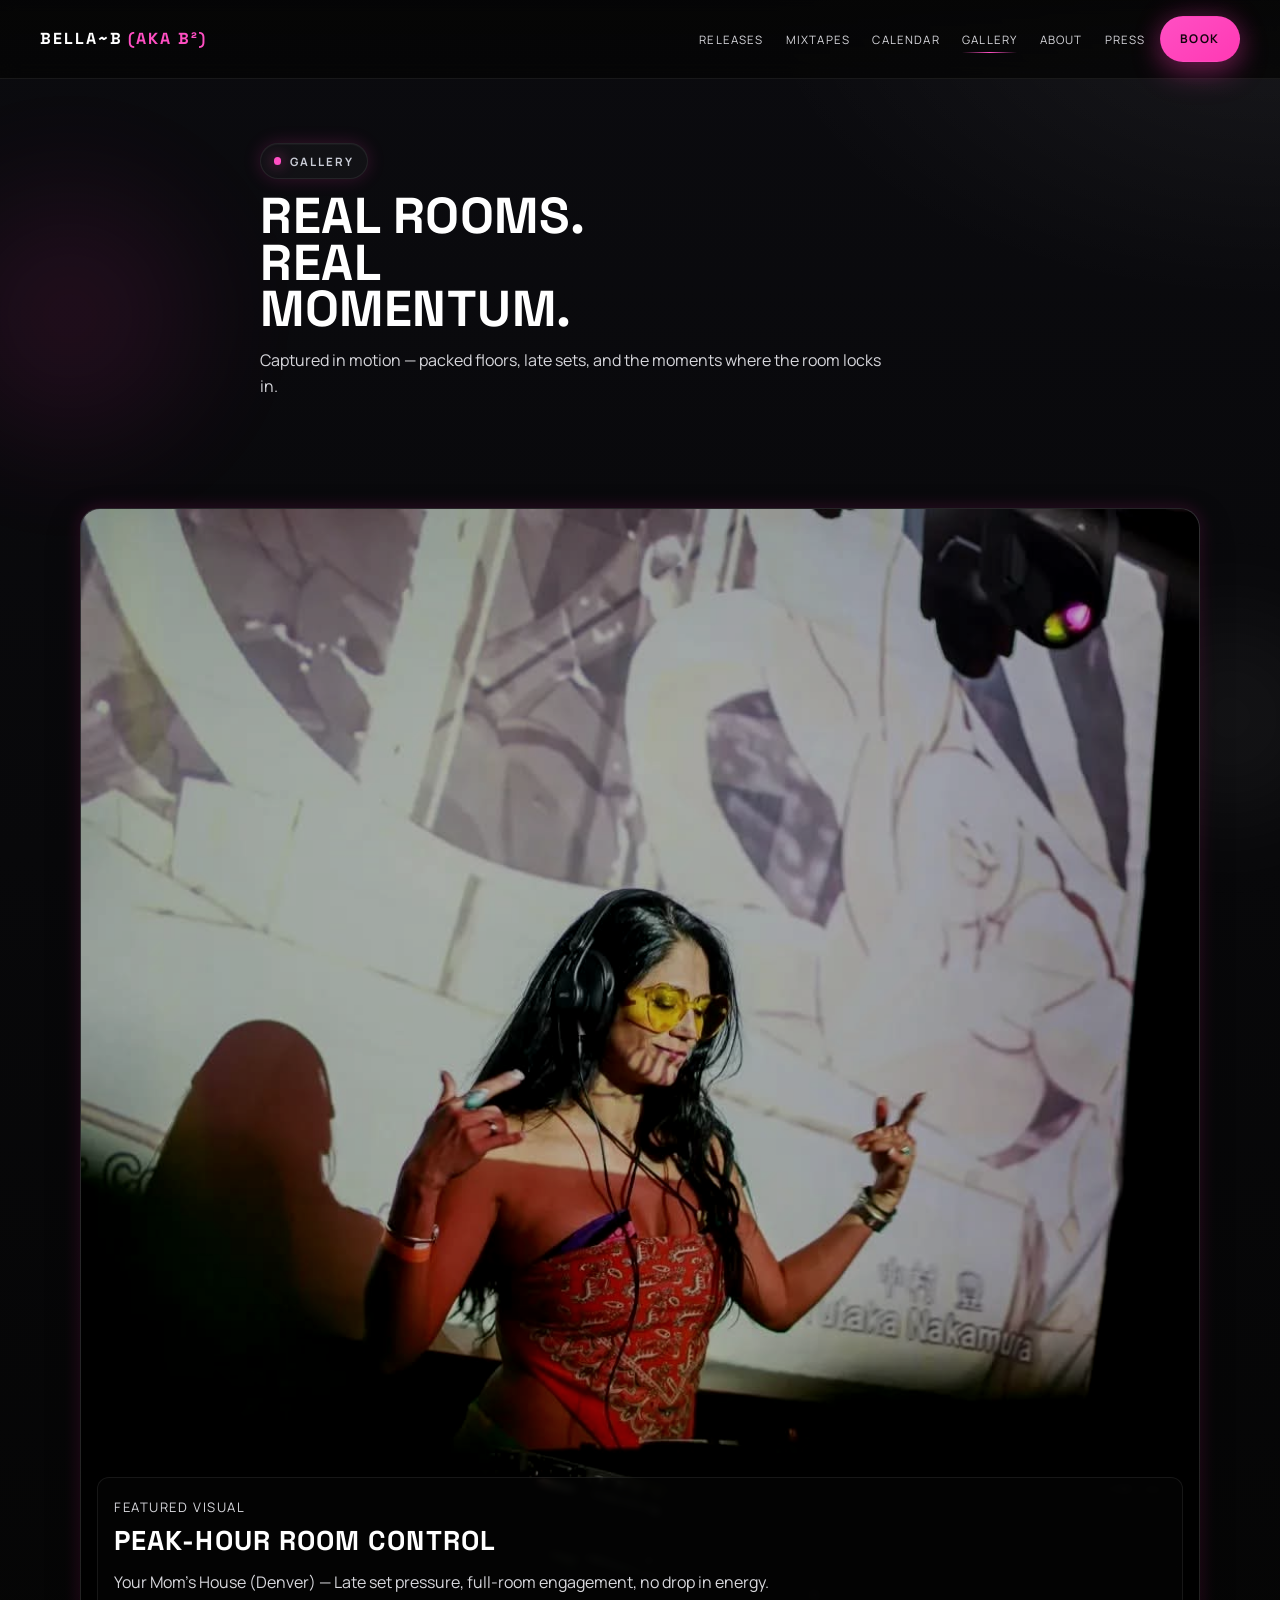
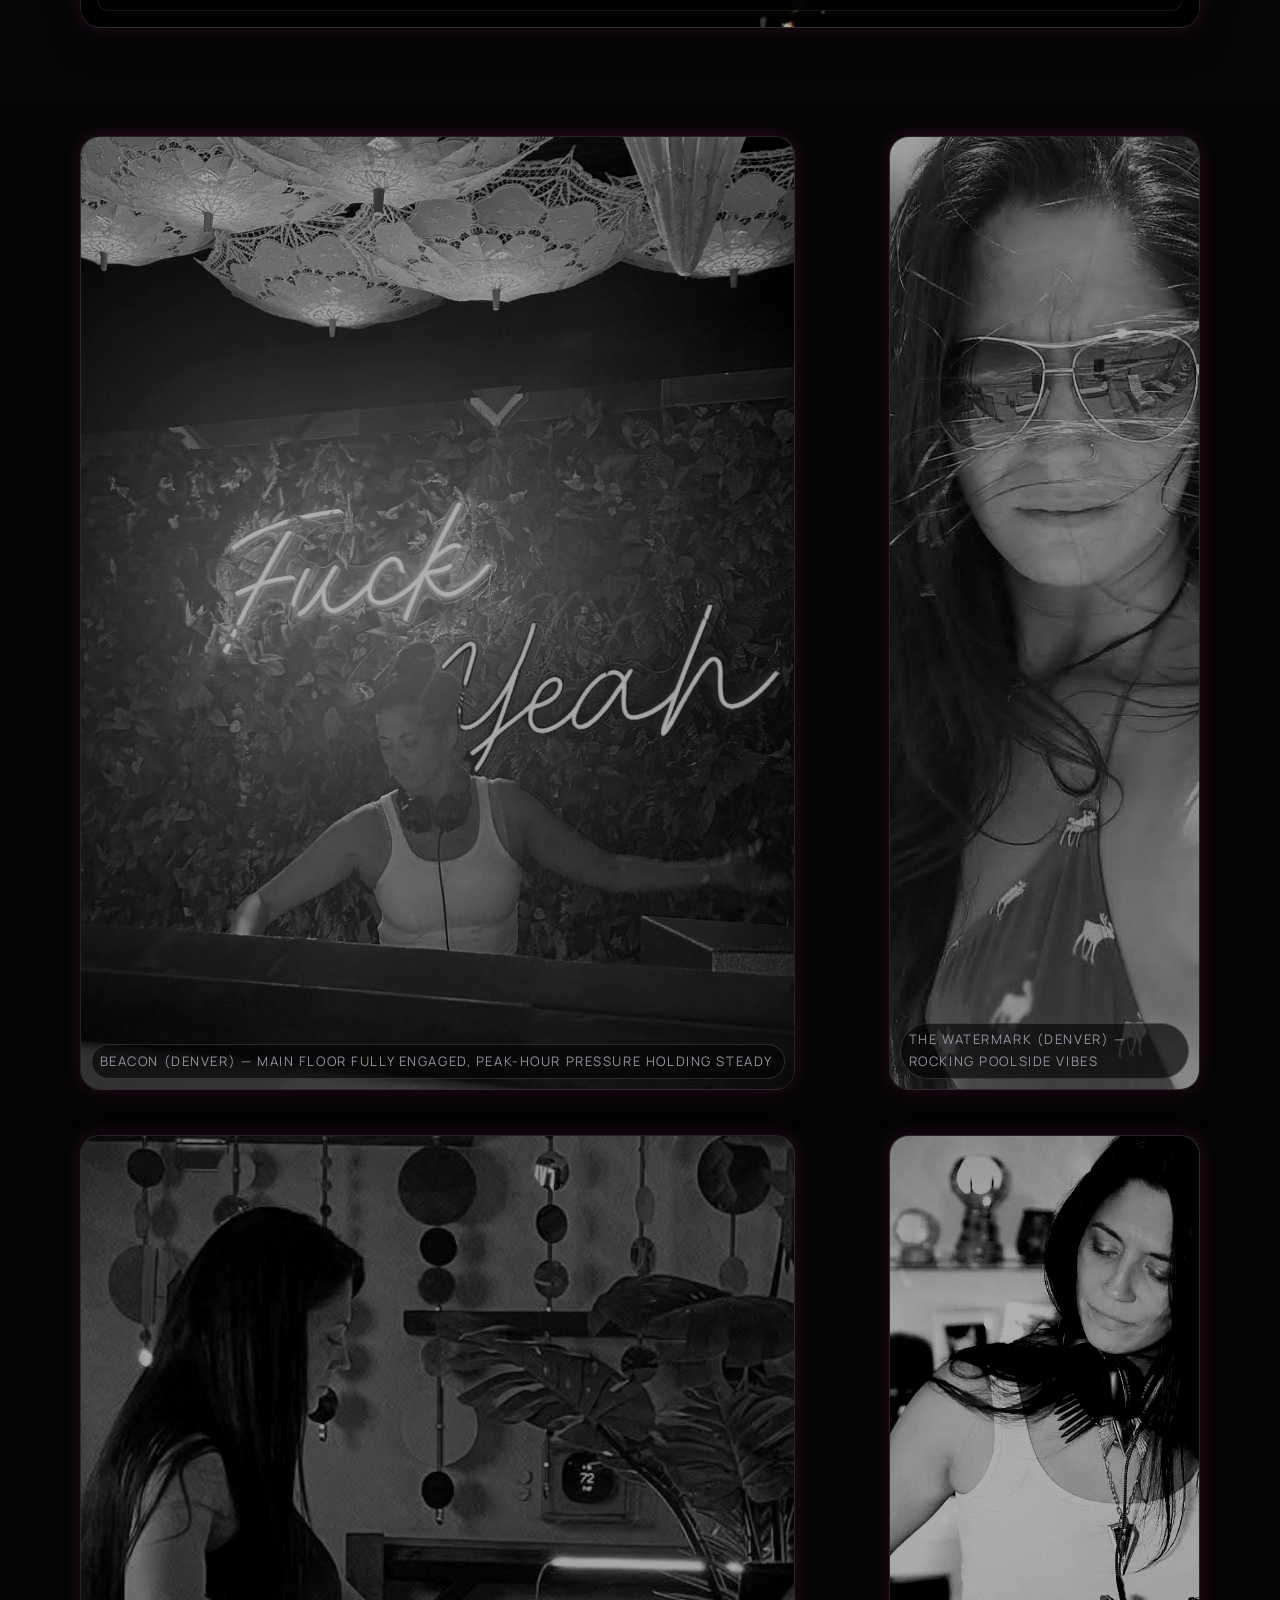
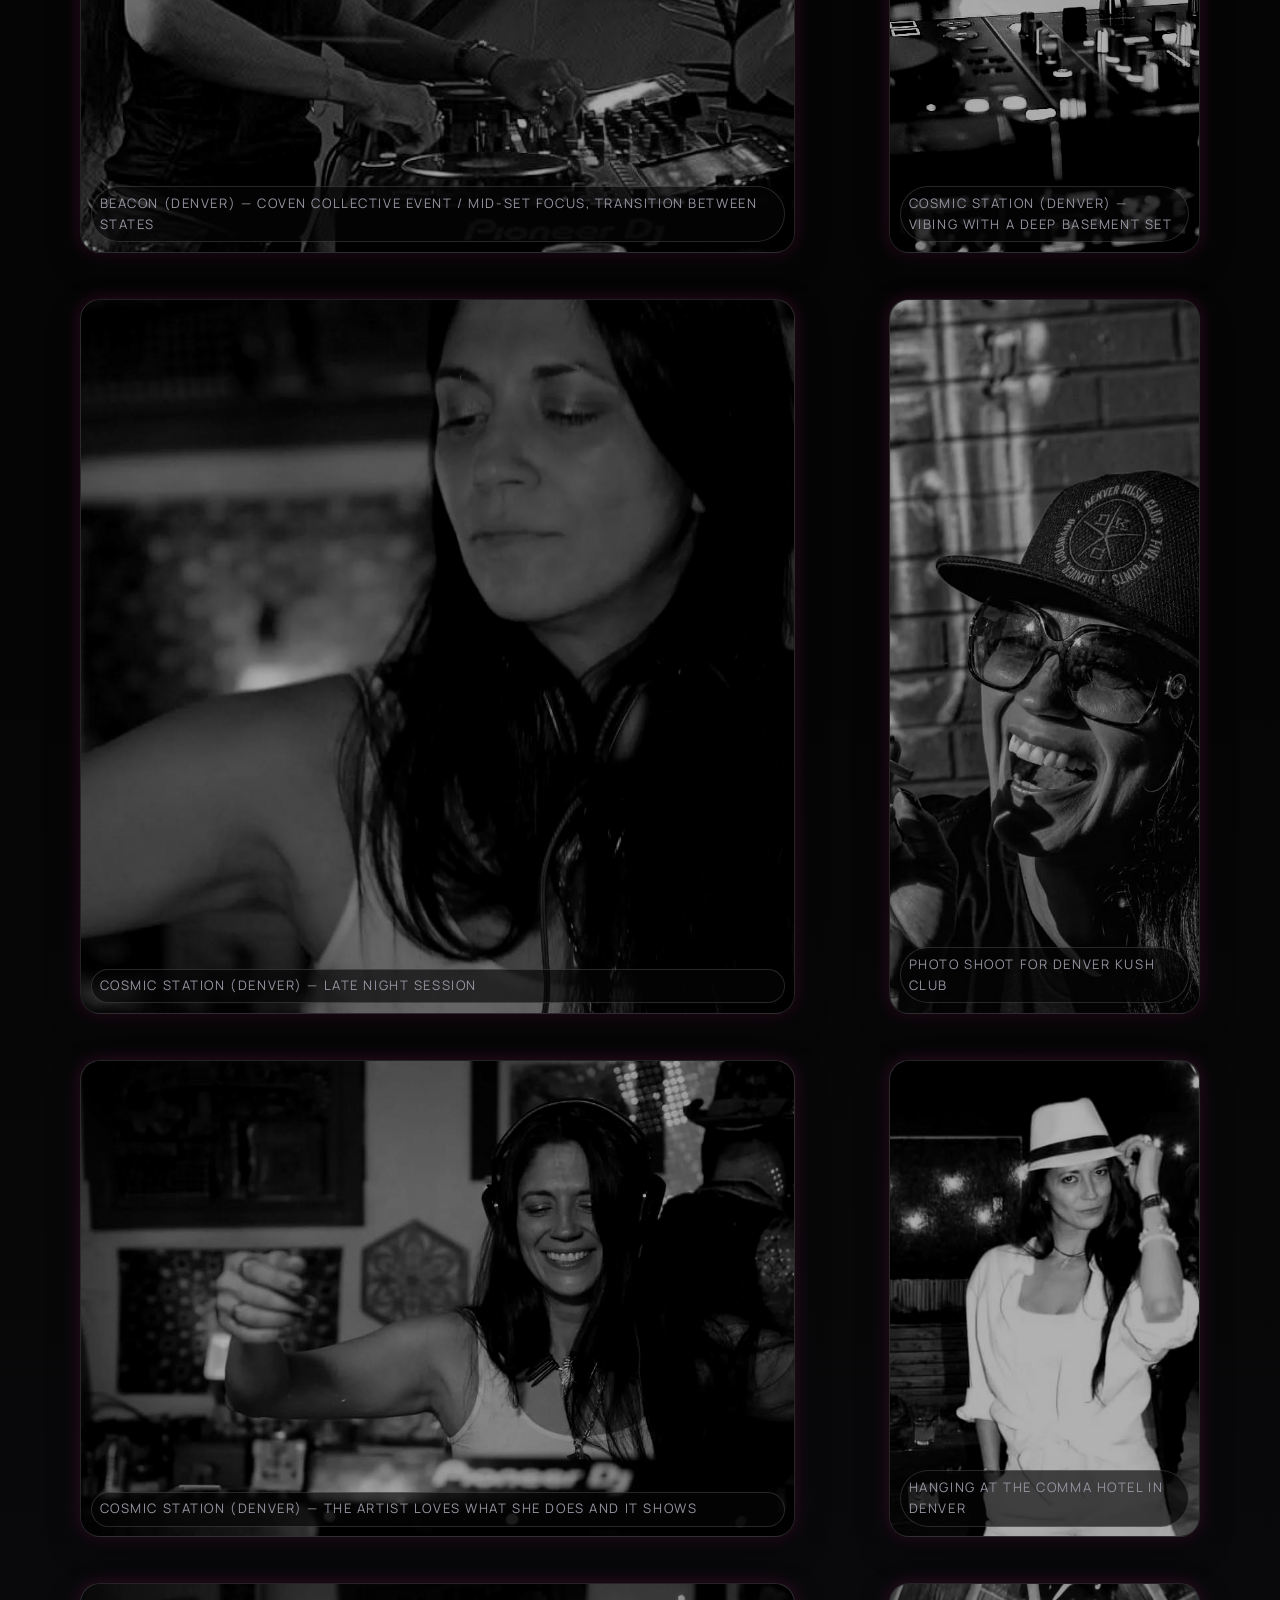
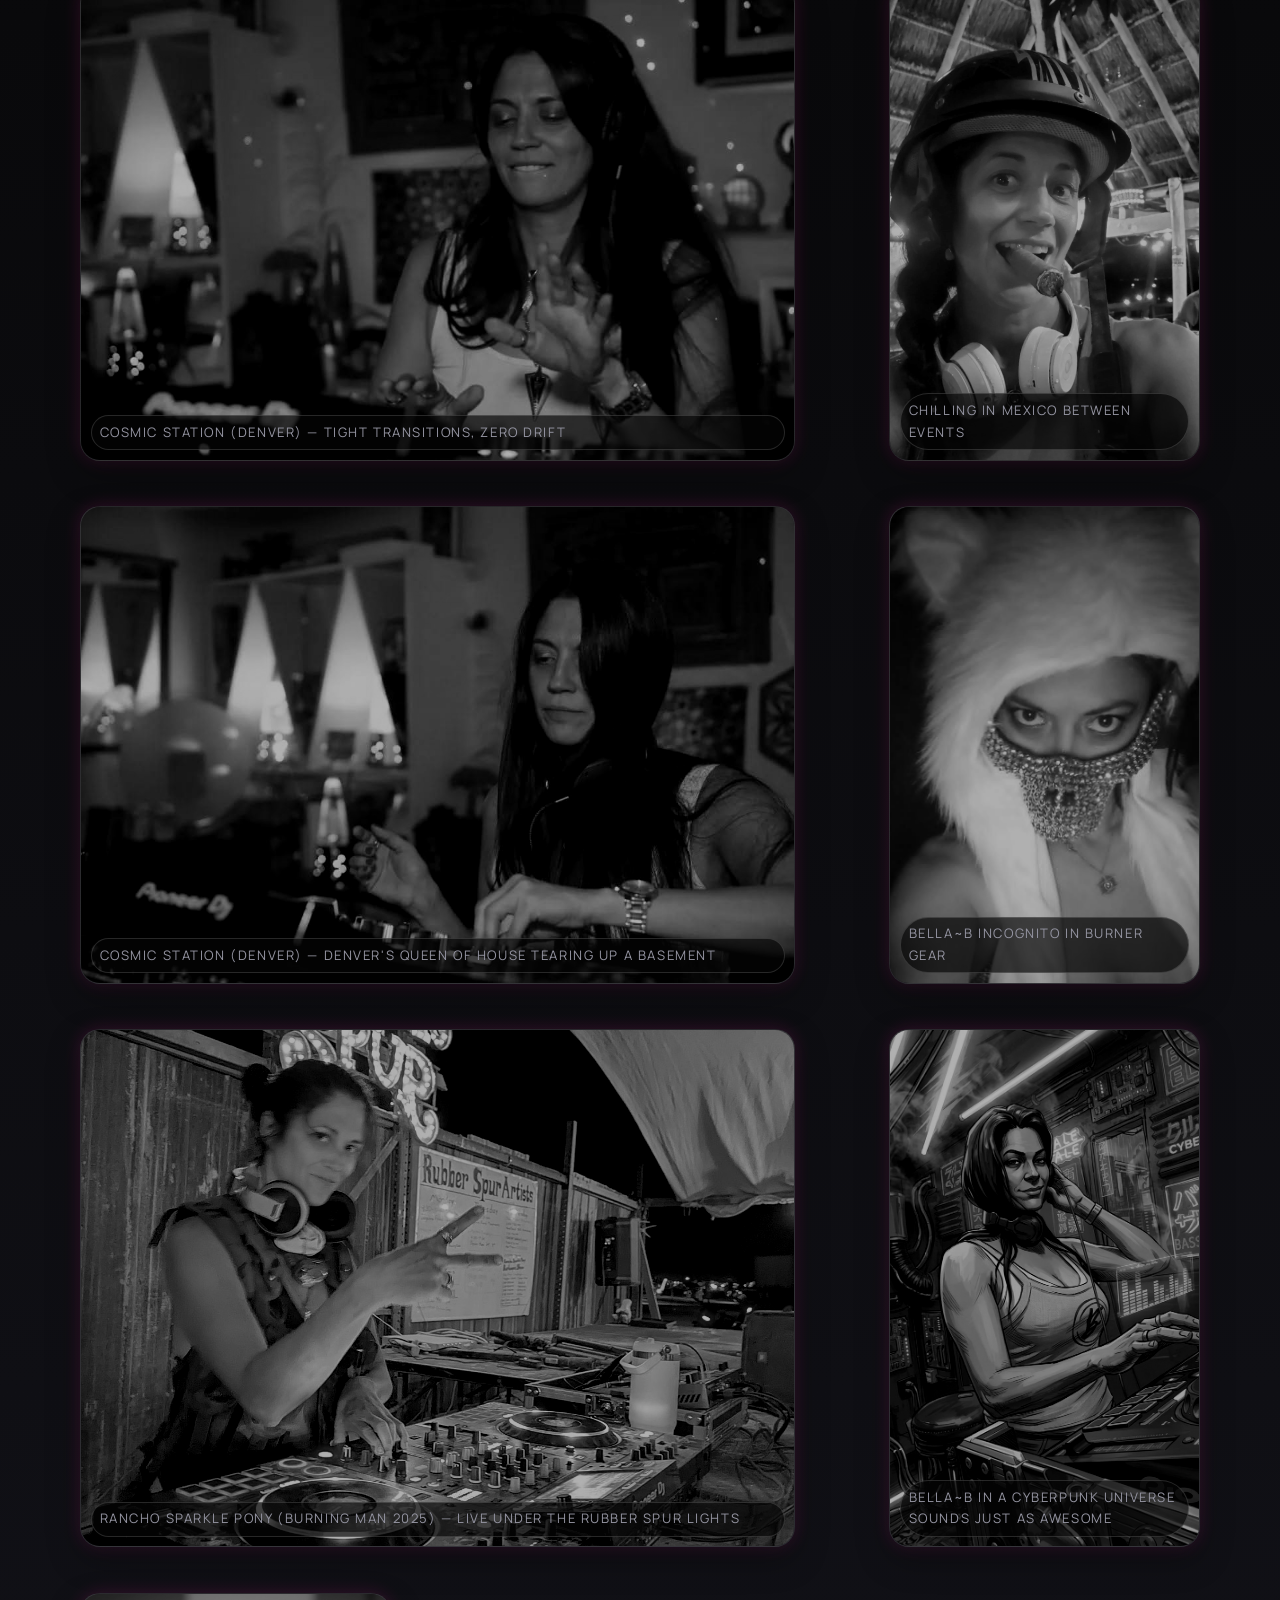
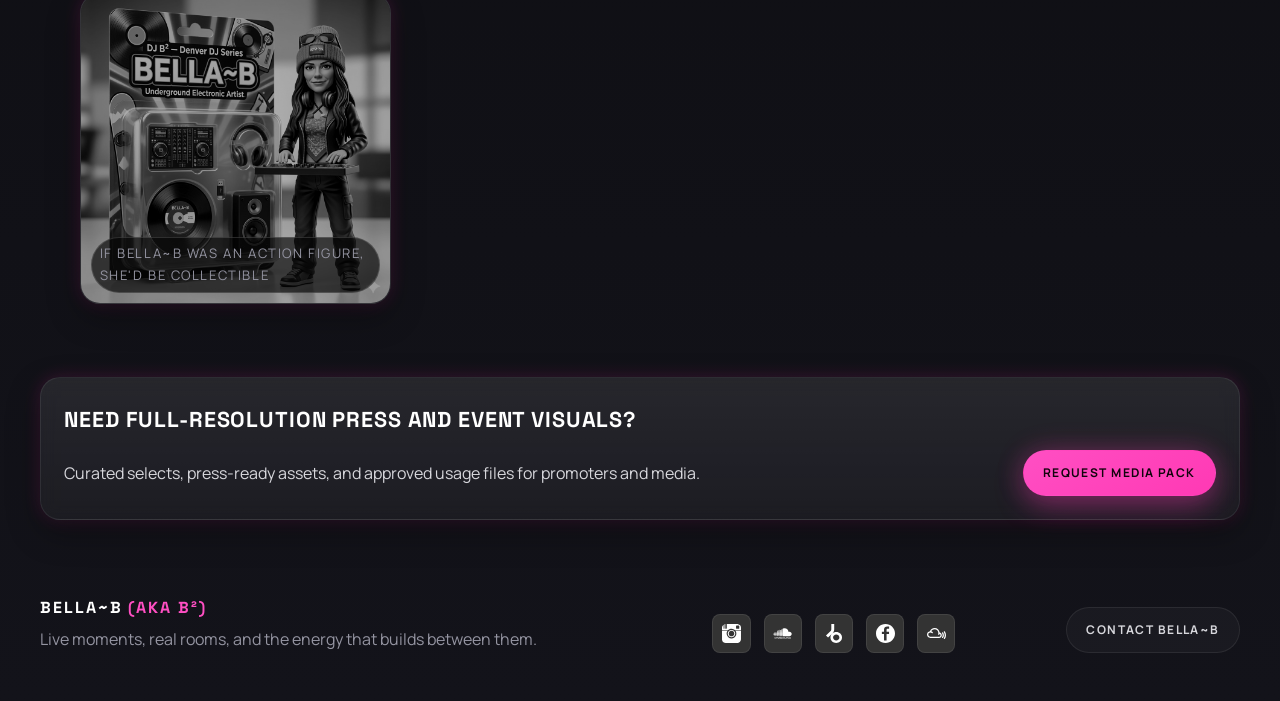
<file: gallery.html>
<!DOCTYPE html>
<html lang="en">
<head>
  <meta charset="UTF-8" />
  <meta name="viewport" content="width=device-width, initial-scale=1" />
  <title>Gallery | BELLA~B</title>
  <meta name="description" content="BELLA~B live gallery and visual archive." />
  <link rel="preconnect" href="https://fonts.googleapis.com" />
  <link rel="preconnect" href="https://fonts.gstatic.com" crossorigin />
  <link
    href="https://fonts.googleapis.com/css2?family=Manrope:wght@400;500;600;700;800&family=Space+Grotesk:wght@500;700&display=swap"
    rel="stylesheet"
  />
  <link rel="icon" type="image/x-icon" href="assets/icons/site/favicon.ico" />
  <link rel="icon" type="image/png" sizes="16x16" href="assets/icons/site/favicon-16x16.png" />
  <link rel="icon" type="image/png" sizes="32x32" href="assets/icons/site/favicon-32x32.png" />
  <link rel="apple-touch-icon" sizes="180x180" href="assets/icons/site/apple-touch-icon.png" />
  <link rel="manifest" href="assets/icons/site/site.webmanifest" />
  <link rel="stylesheet" href="styles.css" />
</head>
<body>
  <div class="site-shell">
    <header class="site-header">
      <div class="container header-inner">
        <a class="wordmark" href="index.html">Bella~B <span class="accent">(AKA B²)</span></a>
        <nav class="site-nav" aria-label="Primary">
          <a class="nav-link" href="releases.html">Releases</a>
          <a class="nav-link" href="mixtapes.html">Mixtapes</a>
          <a class="nav-link" href="index.html#calendar">Calendar</a>
          <a class="nav-link" aria-current="page" href="gallery.html">Gallery</a>
          <a class="nav-link" href="index.html#about">About</a>
          <a class="nav-link" href="press.html">Press</a>
          <a class="button button--primary" href="mailto:booking@djbellab.com">Book</a>
        </nav>
      </div>
    </header>

    <main class="gallery-main">
      <section class="page-hero gallery-hero">
        <div class="container section-header reveal">
          <span class="eyebrow">Gallery</span>
          <h1 class="display-title">Real rooms. Real momentum.</h1>
          <p class="lead">
            Captured in motion — packed floors, late sets, and the moments where the room locks in.
          </p>
        </div>
      </section>

      <section class="section gallery-feature-section">
        <div class="container">
          <figure class="gallery-feature glass-panel hover-lift">
            <img src="./assets/gallery/artist-image-your-moms-house.jpg" alt="BELLA~B performing in a packed Denver venue" loading="eager" />
            <figcaption>
              <p class="meta">Featured Visual</p>
              <h2>Peak-Hour Room Control</h2>
              <p>Your Mom's House (Denver) — Late set pressure, full-room engagement, no drop in energy.</p>
            </figcaption>
          </figure>
        </div>
      </section>

      <section class="section gallery-cinematic-section">
        <div class="container">
          <div class="cinematic-grid">
            <figure class="cinema-tile cinema-tile--wide glass-panel hover-lift">
              <img src="./assets/gallery/artist-image-beacon-neon.jpg" alt="Colorful DJ booth shot mid-performance" loading="lazy" />
              <figcaption class="meta">Beacon (Denver) — Main floor fully engaged, peak-hour pressure holding steady</figcaption>
            </figure>

            <figure class="cinema-tile cinema-tile--wide glass-panel hover-lift">
              <img src="./assets/gallery/artist-image-beacon-plant.jpg" alt="BELLA~B side portrait under purple lighting" loading="lazy" />
              <figcaption class="meta">Beacon (Denver) — Coven Collective event / Mid-set focus, transition between states</figcaption>
            </figure>

            <figure class="cinema-tile glass-panel hover-lift">
              <img src="./assets/gallery/artist-image-bikini.jpg" alt="Poolside artist portrait" loading="lazy" />
              <figcaption class="meta">The Watermark (Denver) — Rocking poolside vibes</figcaption>
            </figure>

            <figure class="cinema-tile glass-panel hover-lift">
              <img src="./assets/gallery/artist-image-cosmic-station-1.jpg" alt="Basement set atmosphere with dim lights" loading="lazy" />
              <figcaption class="meta">Cosmic Station (Denver) — Vibing with a deep basement set</figcaption>
            </figure>

            <figure class="cinema-tile cinema-tile--wide glass-panel hover-lift">
              <img src="./assets/gallery/artist-image-cosmic-station-2.jpg" alt="Close-up photo of BELLA~B performing" loading="lazy" />
              <figcaption class="meta">Cosmic Station (Denver) — Late night session</figcaption>
            </figure>

            <figure class="cinema-tile cinema-tile--wide glass-panel hover-lift">
              <img src="./assets/gallery/artist-image-cosmic-station-3.jpg" alt="BELLA~B smiling while DJing" loading="lazy" />
              <figcaption class="meta">Cosmic Station (Denver) — The artist loves what she does and it shows</figcaption>
            </figure>

            <figure class="cinema-tile cinema-tile--wide glass-panel hover-lift">
              <img src="./assets/gallery/artist-image-cosmic-station-4.jpg" alt="BELLA~B at mixer controls during late set" loading="lazy" />
              <figcaption class="meta">Cosmic Station (Denver) — Tight transitions, zero drift</figcaption>
            </figure>

            <figure class="cinema-tile cinema-tile--wide glass-panel hover-lift">
              <img src="./assets/gallery/artist-image-cosmic-station-5.jpg" alt="BELLA~B DJing with colorful lighting" loading="lazy" />
              <figcaption class="meta">Cosmic Station (Denver) — Denver's queen of house tearing up a basement</figcaption>
            </figure>

            <figure class="cinema-tile glass-panel hover-lift">
              <img src="./assets/gallery/artist-image-dkc-1.jpg" alt="BELLA~B wearing a Denver Kush Club hat" loading="lazy" />
              <figcaption class="meta">Photo shoot for Denver Kush Club</figcaption>
            </figure>

            <figure class="cinema-tile glass-panel hover-lift">
              <img src="./assets/gallery/artist-image-fedora.jpg" alt="BELLA~B wearing a fedora" loading="lazy" />
              <figcaption class="meta">Hanging at the Comma Hotel in Denver</figcaption>
            </figure>

            <figure class="cinema-tile glass-panel hover-lift">
              <img src="./assets/gallery/artist-image-isla-mujeres.jpg" alt="BELLA~B smoking a cigar in Mexico" loading="lazy" />
              <figcaption class="meta">Chilling in Mexico between events</figcaption>
            </figure>

            <figure class="cinema-tile glass-panel hover-lift">
              <img src="./assets/gallery/artist-image-mask.jpg" alt="BELLA~B wearing a fuzzy headdress and mask" loading="lazy" />
              <figcaption class="meta">BELLA~B incognito in burner gear</figcaption>
            </figure>

            <figure class="cinema-tile cinema-tile--wide glass-panel hover-lift">
              <img src="./assets/gallery/artist-image-rancho-sparkle-pony.jpg" alt="BELLA~B throwing a peace sign behind the decks at night" loading="lazy" />
              <figcaption class="meta">Rancho Sparkle Pony (Burning Man 2025) — Live under the Rubber Spur lights</figcaption>
            </figure>

            <figure class="cinema-tile glass-panel hover-lift">
              <img src="./assets/gallery/artist-image-anime.png" alt="BELLA~B in anime style" loading="lazy" />
              <figcaption class="meta">BELLA~B in a cyberpunk universe sounds just as awesome</figcaption>
            </figure>

            <figure class="cinema-tile glass-panel hover-lift">
              <img src="./assets/gallery/artist-image-toy.jpg" alt="BELLA~B as a vinyl action figure" loading="lazy" />
              <figcaption class="meta">If BELLA~B was an action figure, she'd be collectible</figcaption>
            </figure>

          </div>
        </div>
      </section>

      <section class="section gallery-cta-wrap">
        <div class="container">
          <aside class="gallery-cta glass-panel" aria-label="Media and booking image request">
            <h2>Need Full-Resolution Press And Event Visuals?</h2>
            <p>Curated selects, press-ready assets, and approved usage files for promoters and media.</p>
            <a class="button button--primary" href="mailto:booking@djbellab.com">Request Media Pack</a>
          </aside>
        </div>
      </section>
    </main>

    <footer class="site-footer">
      <div class="container footer-grid">
        <div>
          <a class="wordmark" href="index.html">Bella~B <span class="accent">(AKA B²)</span></a>
          <p class="footer-note">Live moments, real rooms, and the energy that builds between them.</p>
        </div>
        <div class="socials" aria-label="Social links">
          <a href="https://www.instagram.com/dj.bellab.ig/" target="_blank" rel="noopener noreferrer" title="Instagram">
            <img class="social-icon" src="assets/icons/socials/instagram.svg" alt="Instagram" />
          </a>
          <a href="https://soundcloud.com/djbellab/" target="_blank" rel="noopener noreferrer" title="SoundCloud">
            <img class="social-icon" src="assets/icons/socials/soundcloud.svg" alt="SoundCloud" />
          </a>
          <a href="https://www.beatport.com/artist/bellab/2325309" target="_blank" rel="noopener noreferrer" title="Beatport">
            <img class="social-icon" src="assets/icons/socials/beatport.svg" alt="Beatport" />
          </a>
          <a href="https://www.facebook.com/dj.BellaB.IG/" target="_blank" rel="noopener noreferrer" title="Facebook">
            <img class="social-icon" src="assets/icons/socials/facebook.svg" alt="Facebook" />
          </a>
          <a href="https://www.mixcloud.com/BellaB123/" target="_blank" rel="noopener noreferrer" title="Mixcloud">
            <img class="social-icon" src="assets/icons/socials/mixcloud.svg" alt="Mixcloud" />
          </a>
        </div>
        <a class="button button--ghost" href="mailto:booking@djbellab.com">Contact BELLA~B</a>
      </div>
    </footer>
  </div>
  <script src="lightbox.js"></script>
  <script>document.addEventListener('touchstart', function(){}, {passive: true});</script>
</body>
</html>
</file>
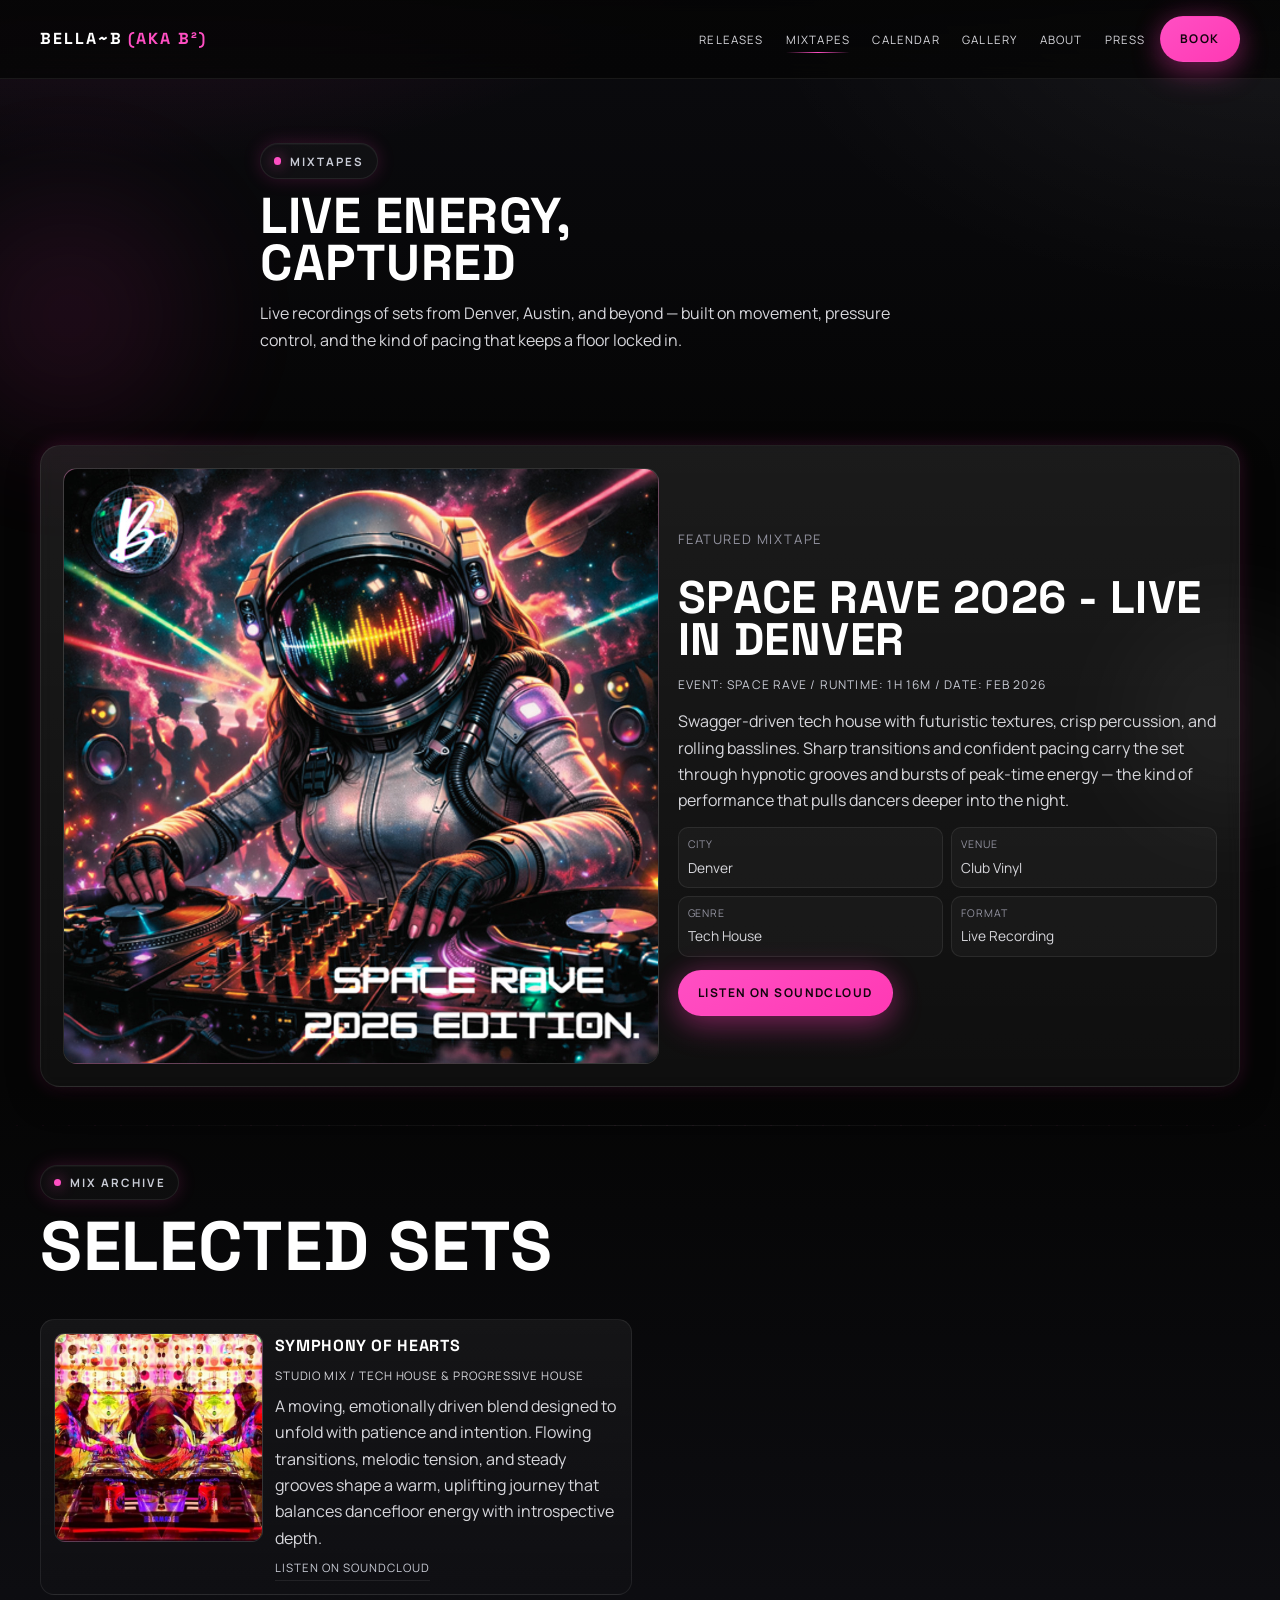
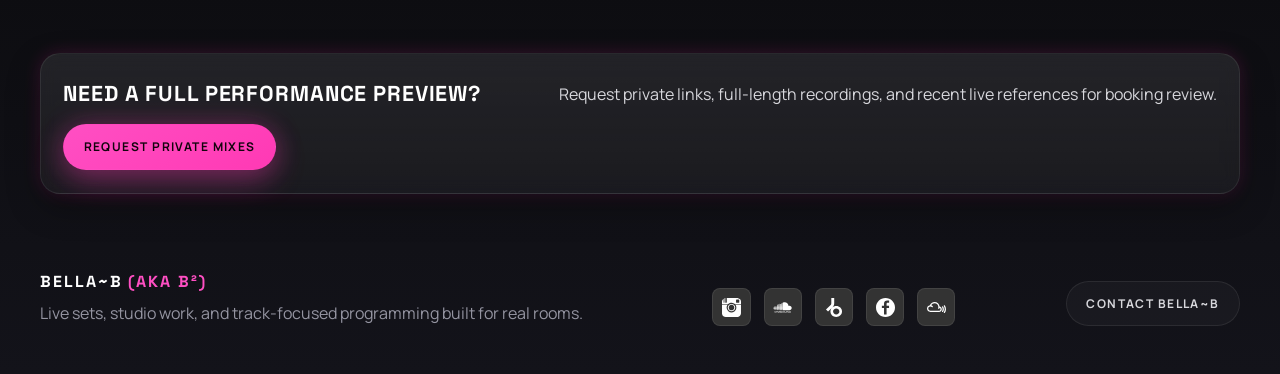
<file: mixtapes.html>
<!DOCTYPE html>
<html lang="en">
<head>
  <meta charset="UTF-8" />
  <meta name="viewport" content="width=device-width, initial-scale=1" />
  <title>Mixtapes | BELLA~B</title>
  <meta name="description" content="BELLA~B mixtapes and live set recordings." />
  <link rel="preconnect" href="https://fonts.googleapis.com" />
  <link rel="preconnect" href="https://fonts.gstatic.com" crossorigin />
  <link
    href="https://fonts.googleapis.com/css2?family=Manrope:wght@400;500;600;700;800&family=Space+Grotesk:wght@500;700&display=swap"
    rel="stylesheet"
  />
  <link rel="icon" type="image/x-icon" href="assets/icons/site/favicon.ico" />
  <link rel="icon" type="image/png" sizes="16x16" href="assets/icons/site/favicon-16x16.png" />
  <link rel="icon" type="image/png" sizes="32x32" href="assets/icons/site/favicon-32x32.png" />
  <link rel="apple-touch-icon" sizes="180x180" href="assets/icons/site/apple-touch-icon.png" />
  <link rel="manifest" href="assets/icons/site/site.webmanifest" />
  <link rel="stylesheet" href="styles.css" />
</head>
<body>
  <div class="site-shell">
    <header class="site-header">
      <div class="container header-inner">
        <a class="wordmark" href="index.html">Bella~B <span class="accent">(AKA B²)</span></a>
        <nav class="site-nav" aria-label="Primary">
          <a class="nav-link" href="releases.html">Releases</a>
          <a class="nav-link" aria-current="page" href="mixtapes.html">Mixtapes</a>
          <a class="nav-link" href="index.html#calendar">Calendar</a>
          <a class="nav-link" href="gallery.html">Gallery</a>
          <a class="nav-link" href="index.html#about">About</a>
          <a class="nav-link" href="press.html">Press</a>
          <a class="button button--primary" href="mailto:booking@djbellab.com">Book</a>
        </nav>
      </div>
    </header>

    <main class="mixtapes-main">
      <section class="page-hero mixtapes-hero">
        <div class="container section-header reveal">
          <span class="eyebrow">Mixtapes</span>
          <h1 class="display-title">Live energy, captured</h1>
          <p class="lead">
            Live recordings of sets from Denver, Austin, and beyond — built on movement, pressure control, and the kind of pacing that keeps a floor locked in.
          </p>
        </div>
      </section>

      <section class="section mixtape-spotlight-section">
        <div class="container">
          <article class="mixtape-spotlight glass-panel">
            <figure class="mixtape-spotlight-art" aria-label="Featured mixtape cover art area">
              <img src="./assets/images/mixtapes/space-rave-2026.jpg" alt="Space Rave 2026 mixtape artwork" loading="eager" />
            </figure>
            <div class="mixtape-spotlight-copy">
              <p class="meta">Featured Mixtape</p>
              <h2 class="display-title">Space Rave 2026 - Live In Denver</h2>
              <p class="mix-status">Event: Space Rave / Runtime: 1H 16M / Date: Feb 2026</p>
              <p class="lead">
                Swagger-driven tech house with futuristic textures, crisp percussion, and rolling basslines. Sharp transitions and confident pacing carry the set through hypnotic grooves and bursts of peak-time energy — the kind of performance that pulls dancers deeper into the night.
              </p>
              <dl class="mix-meta-grid">
                <div>
                  <dt>City</dt>
                  <dd>Denver</dd>
                </div>
                <div>
                  <dt>Venue</dt>
                  <dd>Club Vinyl</dd>
                </div>
                <div>
                  <dt>Genre</dt>
                  <dd>Tech House</dd>
                </div>
                <div>
                  <dt>Format</dt>
                  <dd>Live Recording</dd>
                </div>
              </dl>
              <div class="mix-spotlight-actions">
                <a class="button button--primary" href="https://soundcloud.com/djbellab/b-space-rave-2026-edition" target="_blank" rel="noopener noreferrer">Listen on Soundcloud</a>
              </div>
            </div>
          </article>
        </div>
      </section>

      <div class="divider waveform-divider" role="presentation"></div>

      <section class="section mixtape-archive-section">
        <div class="container">
          <header class="section-header">
            <span class="eyebrow">Mix Archive</span>
            <h2 class="display-title">Selected Sets</h2>
          </header>

          <div class="mixtape-grid">
            <article class="mixtape-item hover-lift">
              <figure class="mixtape-thumb">
                <img src="./assets/images/mixtapes/symphony-of-hearts.jpg" alt="Symphony of Hearts mixtape artwork" loading="lazy" />
              </figure>
              <div class="mixtape-item-copy">
                <h3>Symphony of Hearts</h3>
                <p class="mix-line">Studio Mix / Tech House & Progressive House</p>
                <p>A moving, emotionally driven blend designed to unfold with patience and intention. Flowing transitions, melodic tension, and steady grooves shape a warm, uplifting journey that balances dancefloor energy with introspective depth.</p>
                <a class="card-cta" href="https://soundcloud.com/djbellab/symphonyofheartswav" target="_blank" rel="noopener noreferrer">Listen on Soundcloud</a>
              </div>
            </article>

           </div>
        </div>
      </section>

      <section class="section mixtape-cta-wrap">
        <div class="container">
          <aside class="mixtape-cta glass-panel" aria-label="Booking and private set request">
            <h2>Need A Full Performance Preview?</h2>
            <p>Request private links, full-length recordings, and recent live references for booking review.</p>
            <a class="button button--primary" href="mailto:booking@djbellab.com">Request Private Mixes</a>
          </aside>
        </div>
      </section>
    </main>

    <footer class="site-footer">
      <div class="container footer-grid">
        <div>
         <a class="wordmark" href="index.html">Bella~B <span class="accent">(AKA B²)</span></a>
         <p class="footer-note">Live sets, studio work, and track-focused programming built for real rooms.</p>
        </div>
        <div class="socials" aria-label="Social links">
          <a href="https://www.instagram.com/dj.bellab.ig/" target="_blank" rel="noopener noreferrer" title="Instagram">
            <img class="social-icon" src="assets/icons/socials/instagram.svg" alt="Instagram" />
          </a>
          <a href="https://soundcloud.com/djbellab/" target="_blank" rel="noopener noreferrer" title="SoundCloud">
            <img class="social-icon" src="assets/icons/socials/soundcloud.svg" alt="SoundCloud" />
          </a>
          <a href="https://www.beatport.com/artist/bellab/2325309" target="_blank" rel="noopener noreferrer" title="Beatport">
            <img class="social-icon" src="assets/icons/socials/beatport.svg" alt="Beatport" />
          </a>
          <a href="https://www.facebook.com/dj.BellaB.IG/" target="_blank" rel="noopener noreferrer" title="Facebook">
            <img class="social-icon" src="assets/icons/socials/facebook.svg" alt="Facebook" />
          </a>
          <a href="https://www.mixcloud.com/BellaB123/" target="_blank" rel="noopener noreferrer" title="Mixcloud">
            <img class="social-icon" src="assets/icons/socials/mixcloud.svg" alt="Mixcloud" />
          </a>
        </div>
        <a class="button button--ghost" href="mailto:booking@djbellab.com">Contact BELLA~B</a>
      </div>
    </footer>
  </div>
</body>
</html>
</file>
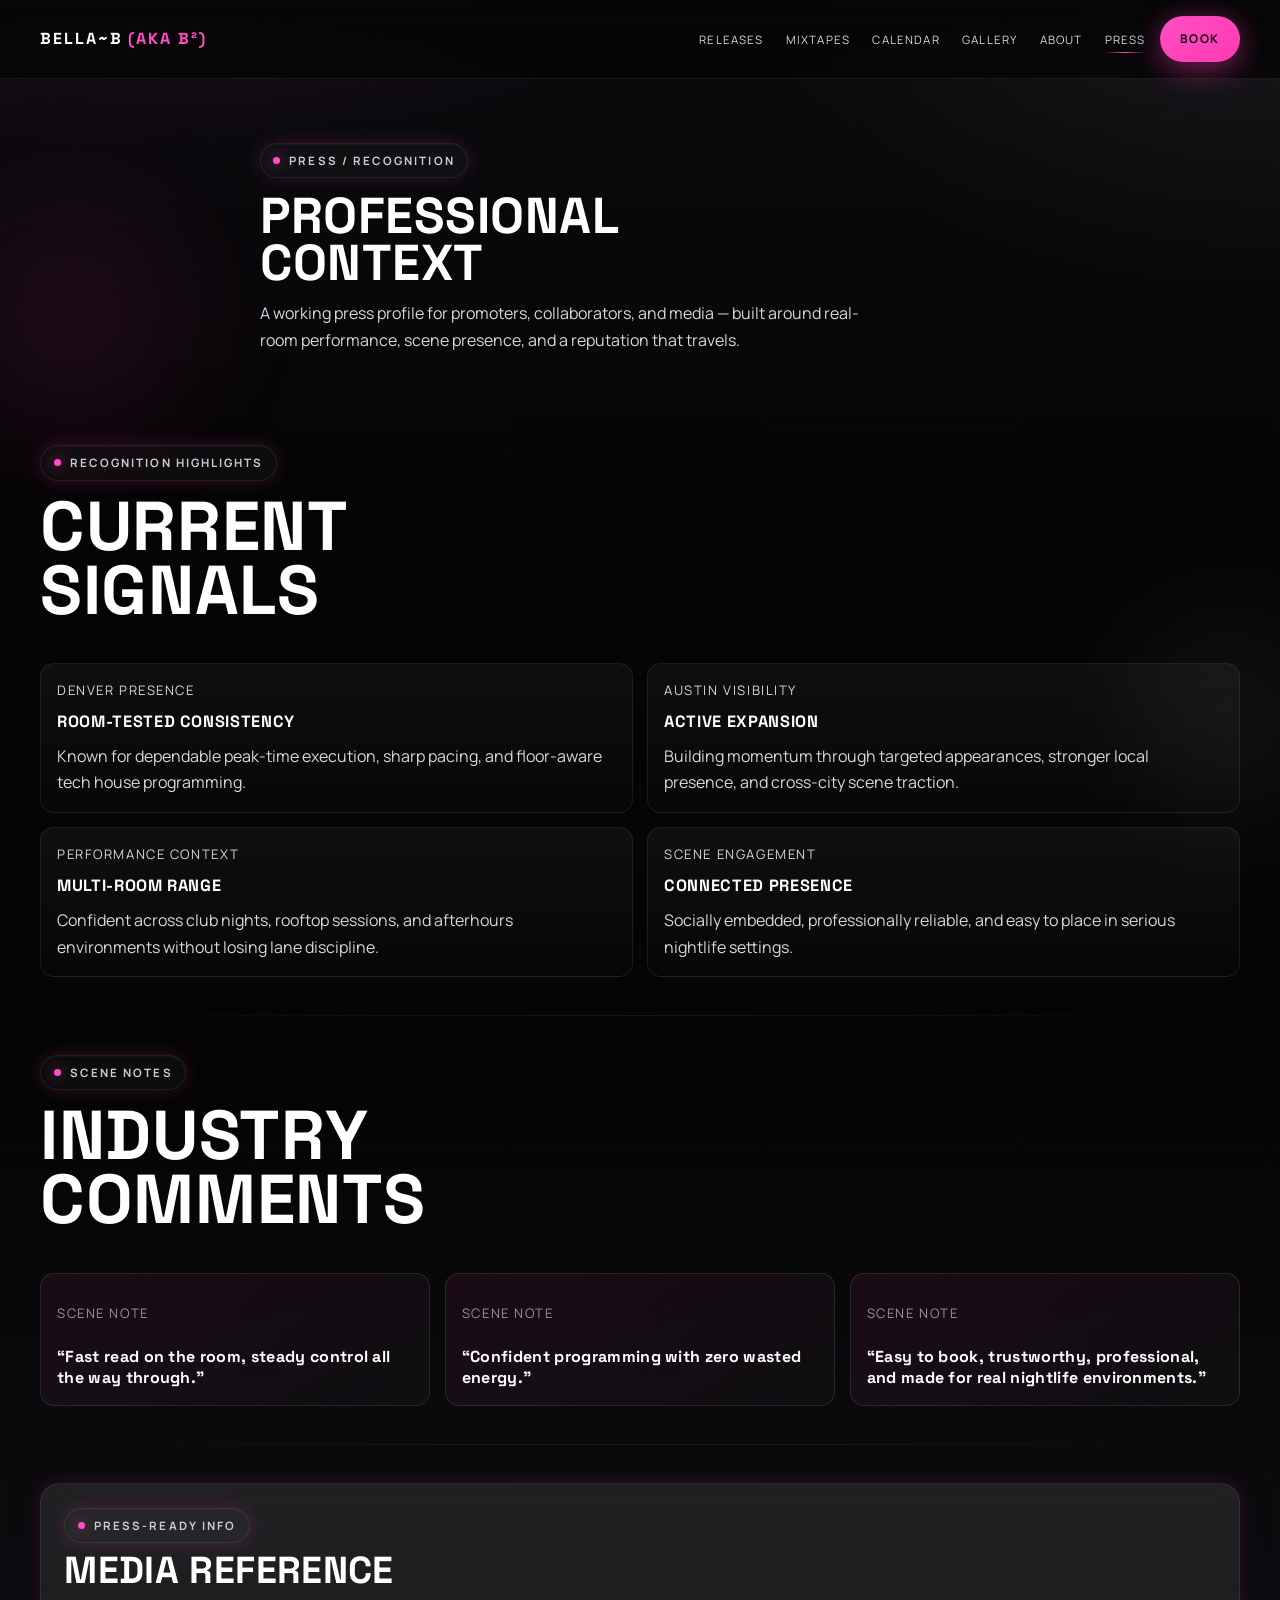
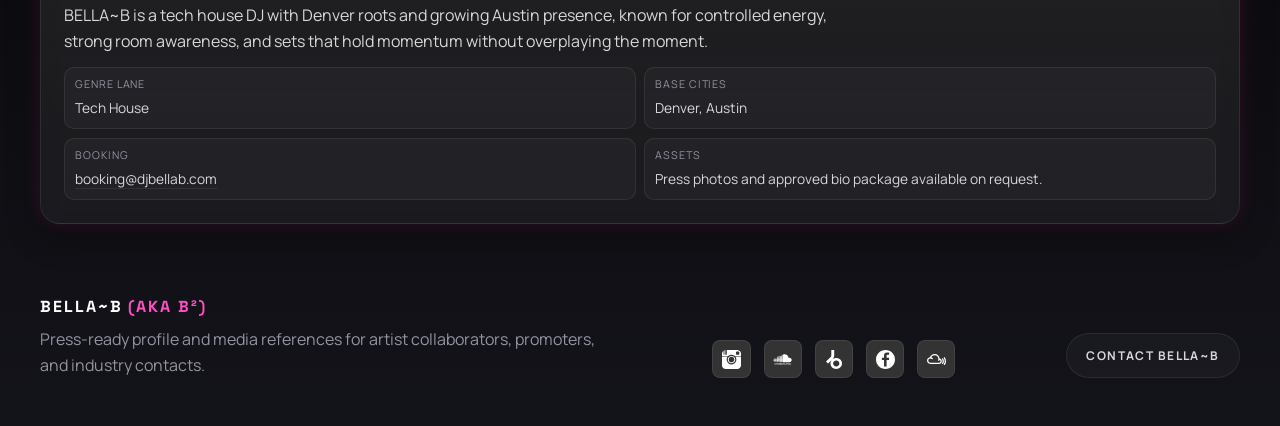
<file: press.html>
<!DOCTYPE html>
<html lang="en">
<head>
  <meta charset="UTF-8" />
  <meta name="viewport" content="width=device-width, initial-scale=1" />
  <title>Press / Recognition | BELLA~B</title>
  <meta name="description" content="Press references and artist info for BELLA~B." />
  <link rel="preconnect" href="https://fonts.googleapis.com" />
  <link rel="preconnect" href="https://fonts.gstatic.com" crossorigin />
  <link
    href="https://fonts.googleapis.com/css2?family=Manrope:wght@400;500;600;700;800&family=Space+Grotesk:wght@500;700&display=swap"
    rel="stylesheet"
  />
  <link rel="icon" type="image/x-icon" href="assets/icons/site/favicon.ico" />
  <link rel="icon" type="image/png" sizes="16x16" href="assets/icons/site/favicon-16x16.png" />
  <link rel="icon" type="image/png" sizes="32x32" href="assets/icons/site/favicon-32x32.png" />
  <link rel="apple-touch-icon" sizes="180x180" href="assets/icons/site/apple-touch-icon.png" />
  <link rel="manifest" href="assets/icons/site/site.webmanifest" />
  <link rel="stylesheet" href="styles.css" />
</head>
<body>
  <div class="site-shell">
    <header class="site-header">
      <div class="container header-inner">
        <a class="wordmark" href="index.html">Bella~B <span class="accent">(AKA B²)</span></a>
        <nav class="site-nav" aria-label="Primary">
          <a class="nav-link" href="releases.html">Releases</a>
          <a class="nav-link" href="mixtapes.html">Mixtapes</a>
          <a class="nav-link" href="index.html#calendar">Calendar</a>
          <a class="nav-link" href="gallery.html">Gallery</a>
          <a class="nav-link" href="index.html#about">About</a>
          <a class="nav-link" aria-current="page" href="press.html">Press</a>
          <a class="button button--primary" href="mailto:booking@djbellab.com">Book</a>
        </nav>
      </div>
    </header>

    <main class="press-main">
      <section class="page-hero press-hero">
        <div class="container section-header reveal">
          <span class="eyebrow">Press / Recognition</span>
          <h1 class="display-title">Professional Context</h1>
          <p class="lead">
            A working press profile for promoters, collaborators, and media — built around real-room performance, scene presence, and a reputation that travels.
          </p>
        </div>
      </section>

      <section class="section press-highlights-section">
        <div class="container">
          <header class="section-header">
            <span class="eyebrow">Recognition Highlights</span>
            <h2 class="display-title">Current Signals</h2>
          </header>

          <div class="press-highlight-grid">
            <article class="press-highlight-card">
              <p class="meta">Denver Presence</p>
              <h3>Room-Tested Consistency</h3>
              <p>Known for dependable peak-time execution, sharp pacing, and floor-aware tech house programming.</p>
            </article>
            <article class="press-highlight-card">
              <p class="meta">Austin Visibility</p>
              <h3>Active Expansion</h3>
              <p>Building momentum through targeted appearances, stronger local presence, and cross-city scene traction.</p>
            </article>
            <article class="press-highlight-card">
              <p class="meta">Performance Context</p>
              <h3>Multi-Room Range</h3>
              <p>Confident across club nights, rooftop sessions, and afterhours environments without losing lane discipline.</p>
            </article>
            <article class="press-highlight-card">
              <p class="meta">Scene Engagement</p>
              <h3>Connected Presence</h3>
              <p>Socially embedded, professionally reliable, and easy to place in serious nightlife settings.</p>
            </article>
          </div>
        </div>
      </section>

      <div class="divider" role="presentation"></div>

      <section class="section press-notes-section">
        <div class="container">
          <header class="section-header">
            <span class="eyebrow">Scene Notes</span>
            <h2 class="display-title">Industry Comments</h2>
          </header>

          <div class="press-note-grid">
            <article class="scene-note">
              <p class="meta">Scene Note</p>
              <h3>“Fast read on the room, steady control all the way through.”</h3>
            </article>
            <article class="scene-note">
              <p class="meta">Scene Note</p>
              <h3>“Confident programming with zero wasted energy.”</h3>
            </article>
            <article class="scene-note">
              <p class="meta">Scene Note</p>
              <h3>“Easy to book, trustworthy, professional, and made for real nightlife environments.”</h3>
            </article>
          </div>
        </div>
      </section>

      <div class="divider" role="presentation"></div>

      <section class="section press-reference-section">
        <div class="container">
          <article class="press-reference glass-panel">
            <div class="press-reference-head">
              <span class="eyebrow">Press-Ready Info</span>
              <h2 class="display-title">Media Reference</h2>
            </div>
            <div class="press-reference-body">
              <p>
                BELLA~B is a tech house DJ with Denver roots and growing Austin presence, known for controlled energy, strong room awareness, and sets that hold momentum without overplaying the moment.
              </p>
              <dl class="press-reference-meta">
                <div>
                  <dt>Genre Lane</dt>
                  <dd>Tech House</dd>
                </div>
                <div>
                  <dt>Base Cities</dt>
                  <dd>Denver, Austin</dd>
                </div>
                <div>
                  <dt>Booking</dt>
                  <dd><a href="mailto:booking@djbellab.com">booking@djbellab.com</a></dd>
                </div>
                <div>
                  <dt>Assets</dt>
                  <dd>Press photos and approved bio package available on request.</dd>
                </div>
              </dl>
            </div>
          </article>
        </div>
      </section>
    </main>

    <footer class="site-footer">
      <div class="container footer-grid">
        <div>
         <a class="wordmark" href="index.html">Bella~B <span class="accent">(AKA B²)</span></a>
         <p class="footer-note">Press-ready profile and media references for artist collaborators, promoters, and industry contacts.</p>
        </div> 
        <div class="socials" aria-label="Social links">
          <a href="https://www.instagram.com/dj.bellab.ig/" target="_blank" rel="noopener noreferrer" title="Instagram">
            <img class="social-icon" src="assets/icons/socials/instagram.svg" alt="Instagram" />
          </a>
          <a href="https://soundcloud.com/djbellab/" target="_blank" rel="noopener noreferrer" title="SoundCloud">
            <img class="social-icon" src="assets/icons/socials/soundcloud.svg" alt="SoundCloud" />
          </a>
          <a href="https://www.beatport.com/artist/bellab/2325309" target="_blank" rel="noopener noreferrer" title="Beatport">
            <img class="social-icon" src="assets/icons/socials/beatport.svg" alt="Beatport" />
          </a>
          <a href="https://www.facebook.com/dj.BellaB.IG/" target="_blank" rel="noopener noreferrer" title="Facebook">
            <img class="social-icon" src="assets/icons/socials/facebook.svg" alt="Facebook" />
          </a>
          <a href="https://www.mixcloud.com/BellaB123/" target="_blank" rel="noopener noreferrer" title="Mixcloud">
            <img class="social-icon" src="assets/icons/socials/mixcloud.svg" alt="Mixcloud" />
          </a>
        </div>
        <a class="button button--ghost" href="mailto:booking@djbellab.com">Contact BELLA~B</a>
      </div>
    </footer>
  </div>
</body>
</html>
</file>
<file: styles.css>
.socials {
  display: flex;
  gap: 1.5rem;
  justify-content: center;
  margin-top: 1.5rem;
}

.socials a {
  display: inline-flex;
  align-items: center;
  justify-content: center;
  width: 2.5rem;
  height: 2.5rem;
  border-radius: 50%;
  background-color: #333;
  color: #fff;
  text-decoration: none;
  transition: all 0.3s ease;
}

.socials a:hover {
  background-color: #DB27B0;
  transform: scale(1.1);
}

.social-icon {
  width: 1.4rem;
  height: 1.4rem;
  display: block;
  object-fit: contain;
  filter: brightness(0) invert(1);
}
:root {
  --bg-0: #050505;
  --bg-0-rgb: 5, 5, 5;
  --bg-1: #0b0b0f;
  --bg-2: #13131a;
  --surface-0: rgba(255, 255, 255, 0.03);
  --surface-1: rgba(255, 255, 255, 0.06);
  --surface-2: rgba(255, 255, 255, 0.1);
  --line-soft: rgba(255, 255, 255, 0.08);
  --line-strong: rgba(255, 255, 255, 0.16);
  --text-0: #ffffff;
  --text-1: #d7d7dc;
  --text-2: #9494a1;
  --pink: #ff39b4;
  --pink-strong: #ff4fc3;
  --pink-soft: rgba(255, 57, 180, 0.16);
  --silver: #c9ccd6;
  --shadow-soft: 0 12px 32px rgba(0, 0, 0, 0.35);
  --shadow-deep: 0 24px 80px rgba(0, 0, 0, 0.45);
  --pink-glow-soft: 0 0 18px rgba(255, 57, 180, 0.18);
  --pink-glow-medium: 0 0 28px rgba(255, 57, 180, 0.24);
  --pink-glow-strong: 0 0 44px rgba(255, 57, 180, 0.32);
  --ease-out: cubic-bezier(0.22, 1, 0.36, 1);
  --ease-smooth: cubic-bezier(0.16, 1, 0.3, 1);
  --fast: 180ms;
  --base: 260ms;
  --slow: 420ms;
  --radius-sm: 14px;
  --radius-md: 20px;
  --radius-lg: 28px;
  --container: 1200px;
}

* {
  box-sizing: border-box;
}

html,
body {
  margin: 0;
  padding: 0;
  scroll-behavior: smooth;
}

body {
  min-height: 100%;
  background:
    radial-gradient(1300px 700px at 10% -10%, rgba(255, 57, 180, 0.18), transparent 52%),
    radial-gradient(900px 520px at 100% 0%, rgba(255, 255, 255, 0.06), transparent 58%),
    linear-gradient(180deg, var(--bg-1), var(--bg-0) 24%, var(--bg-0) 55%, var(--bg-2));
  color: var(--text-0);
  font-family: "Manrope", "Inter", -apple-system, BlinkMacSystemFont, "Segoe UI", sans-serif;
  line-height: 1.65;
}

a {
  color: inherit;
}

img {
  max-width: 100%;
  display: block;
}

.site-shell {
  position: relative;
  isolation: isolate;
  overflow: clip;
}

.site-shell::before,
.site-shell::after {
  content: "";
  position: fixed;
  pointer-events: none;
  z-index: -1;
  border-radius: 50%;
  filter: blur(52px);
  opacity: 0.42;
  animation: driftGlow 14s ease-in-out infinite alternate;
}

.site-shell::before {
  width: 380px;
  height: 380px;
  top: 14%;
  left: -120px;
  background: radial-gradient(circle, rgba(255, 57, 180, 0.3), transparent 70%);
}

.site-shell::after {
  width: 320px;
  height: 320px;
  right: -110px;
  top: 62%;
  background: radial-gradient(circle, rgba(255, 255, 255, 0.18), transparent 68%);
  animation-delay: 2.8s;
}

.container {
  width: min(var(--container), calc(100% - 2.5rem));
  margin: 0 auto;
}

.divider {
  height: 1px;
  width: 100%;
  background: linear-gradient(90deg, transparent, var(--line-soft), transparent);
}

.section {
  padding: clamp(1.5rem, 3vw, 3rem) 0;
}

.hero-stage {
  min-height: calc(100svh - 4.9rem);
  display: grid;
  align-items: center;
  padding: clamp(2rem, 5vw, 4rem) 0;
}

.section-header {
  display: grid;
  gap: 0.9rem;
  margin-bottom: clamp(2.2rem, 3.2vw, 3.2rem);
  max-width: 760px;
}

.eyebrow {
  display: inline-flex;
  width: fit-content;
  align-items: center;
  gap: 0.55rem;
  padding: 0.45rem 0.8rem;
  border-radius: 999px;
  border: 1px solid var(--line-soft);
  background: var(--surface-0);
  color: var(--silver);
  font-size: 0.72rem;
  text-transform: uppercase;
  letter-spacing: 0.18em;
  font-weight: 700;
  box-shadow: inset 0 1px 0 rgba(255,255,255,0.03), var(--pink-glow-soft);
}

.eyebrow::before {
  content: "";
  width: 0.45rem;
  height: 0.45rem;
  border-radius: 50%;
  background: var(--pink-strong);
  box-shadow: 0 0 14px rgba(255, 57, 180, 0.72);
}

.display-title {
  margin: 0;
  font-family: "Space Grotesk", "Sora", "Avenir Next", sans-serif;
  text-transform: uppercase;
  line-height: 0.92;
  letter-spacing: 0.01em;
  font-size: clamp(2.15rem, 5.4vw, 4.9rem);
}

.section-header .display-title {
  max-width: 12ch;
}

.section-header:has(.section-header-row) {
  max-width: none;
}

.section-header-row {
  display: flex;
  align-items: center;
  justify-content: space-between;
  gap: 1rem;
}

.lead {
  margin: 0;
  color: var(--text-1);
  max-width: 63ch;
  font-size: clamp(1rem, 1.15vw, 1.08rem);
}

.lead a {
  color: var(--pink);
  text-decoration: underline;
  text-decoration-color: rgba(255, 57, 180, 0.4);
  text-underline-offset: 3px;
  transition: color var(--fast) var(--ease-out), text-decoration-color var(--fast) var(--ease-out);
}

.lead a:hover,
.lead a:focus-visible {
  color: var(--pink-strong);
  text-decoration-color: var(--pink-strong);
}

.meta {
  color: var(--text-2);
  font-size: 0.82rem;
  letter-spacing: 0.12em;
  text-transform: uppercase;
}

.reveal {
  animation: fadeUp 800ms var(--ease-out) both;
}

.hover-lift {
  transition: transform var(--base) var(--ease-out), box-shadow var(--base) var(--ease-out), border-color var(--base) var(--ease-out), background-color var(--base) var(--ease-out);
}

.hover-lift:hover,
.hover-lift:focus-within {
  transform: translateY(-6px);
  border-color: var(--line-strong);
  box-shadow: var(--shadow-soft), var(--pink-glow-soft);
}

.button {
  position: relative;
  overflow: hidden;
  display: inline-flex;
  align-items: center;
  justify-content: center;
  gap: 0.45rem;
  min-height: 2.75rem;
  padding: 0.75rem 1.2rem;
  border-radius: 999px;
  border: 1px solid transparent;
  text-decoration: none;
  text-transform: uppercase;
  letter-spacing: 0.12em;
  font-size: 0.75rem;
  font-weight: 700;
  transition: transform var(--base) var(--ease-out), border-color var(--base) var(--ease-out), background-color var(--base) var(--ease-out), box-shadow var(--base) var(--ease-out), color var(--base) var(--ease-out);
}

.button::after {
  content: "";
  position: absolute;
  inset: 0;
  background: linear-gradient(120deg, transparent 20%, rgba(255,255,255,0.18) 50%, transparent 80%);
  transform: translateX(-125%);
  transition: transform 560ms var(--ease-smooth);
  pointer-events: none;
}

.button:hover::after,
.button:focus-visible::after {
  transform: translateX(125%);
}

.button:hover,
.button:focus-visible {
  transform: translateY(-4px);
}

.button:focus-visible,
.nav-link:focus-visible {
  outline: 2px solid var(--pink-strong);
  box-shadow: var(--pink-glow-soft);
  outline-offset: 3px;
}

.button--primary {
  color: #12040d;
  background: linear-gradient(145deg, var(--pink-strong), var(--pink));
  box-shadow: 0 12px 30px rgba(255, 57, 180, 0.28), var(--pink-glow-medium);
}

.button--primary:hover,
.button--primary:focus-visible {
  box-shadow: 0 18px 36px rgba(255, 57, 180, 0.36), var(--pink-glow-strong);
}

.button--ghost {
  color: var(--text-1);
  border-color: var(--line-soft);
  background: var(--surface-0);
}

.button--ghost:hover,
.button--ghost:focus-visible {
  border-color: var(--line-strong);
  background: var(--surface-1);
  box-shadow: var(--pink-glow-soft);
}

.site-header {
  position: sticky;
  top: 0;
  z-index: 20;
  border-bottom: 1px solid var(--line-soft);
  background: linear-gradient(180deg, rgba(5, 5, 5, 0.92), rgba(5, 5, 5, 0.8));
  -webkit-backdrop-filter: blur(8px);
  backdrop-filter: blur(8px);
}

.header-inner {
  min-height: 4.9rem;
  display: flex;
  align-items: center;
  justify-content: space-between;
  gap: 1rem;
}

.wordmark {
  font-family: "Space Grotesk", "Sora", sans-serif;
  text-transform: uppercase;
  letter-spacing: 0.12em;
  font-weight: 700;
  text-decoration: none;
  white-space: nowrap;
}

.wordmark .accent {
  color: var(--pink-strong);
}

.site-nav {
  display: flex;
  align-items: center;
  gap: 0.4rem;
  flex-wrap: wrap;
  justify-content: flex-end;
}

.nav-link {
  position: relative;
  text-decoration: none;
  text-transform: uppercase;
  letter-spacing: 0.1em;
  font-size: 0.72rem;
  color: var(--text-1);
  padding: 0.4rem 0.5rem;
}

.nav-link::after {
  content: "";
  position: absolute;
  left: 0.5rem;
  right: 0.5rem;
  bottom: 0.15rem;
  height: 1px;
  background: linear-gradient(90deg, transparent, var(--pink-strong), transparent);
  transform: scaleX(0);
  transform-origin: center;
  transition: transform var(--base) var(--ease-out), opacity var(--base) var(--ease-out);
}

.nav-link:hover::after,
.nav-link:focus-visible::after,
.nav-link[aria-current="page"]::after {
  transform: scaleX(1);
}

.hero-grid {
  display: grid;
  gap: clamp(1.35rem, 2.8vw, 2rem);
  grid-template-columns: minmax(0, 1.2fr) minmax(0, 0.8fr);
  align-items: stretch;
}

.glass-panel {
  position: relative;
  border: 1px solid var(--line-soft);
  border-radius: var(--radius-md);
  background:
    linear-gradient(180deg, rgba(255, 255, 255, 0.06), rgba(255, 255, 255, 0.01)),
    var(--surface-0);
  -webkit-backdrop-filter: blur(8px);
  backdrop-filter: blur(8px);
  box-shadow: var(--shadow-soft), var(--pink-glow-soft);
}

.hero-copy {
  padding: clamp(1.6rem, 2.6vw, 2.2rem);
  display: grid;
  gap: 0.9rem;
  align-content: center;
}

.hero-copy > * {
  position: relative;
  z-index: 1;
}

.hero-kicker {
  margin: 0;
  color: var(--silver);
  text-transform: uppercase;
  letter-spacing: 0.18em;
  font-size: 0.73rem;
  font-weight: 700;
}

.hero-display {
  margin: 0;
  display: grid;
  gap: 0.05em;
  font-family: "Space Grotesk", "Sora", "Avenir Next", sans-serif;
  text-transform: uppercase;
  line-height: 0.88;
  letter-spacing: -0.03em;
  font-size: clamp(3.8rem, 9vw, 7.2rem);
}

.hero-display-accent {
  margin: 0;
  display: grid;
  gap: 0.05em;
  font-family: "Space Grotesk", "Sora", "Avenir Next", sans-serif;
  text-transform: uppercase;
  line-height: 0.88;
  letter-spacing: -0.03em;
  font-size: clamp(1.2rem, 3vw, 2.2rem);
}

.hero-name-main,
.hero-name-accent {
  display: block;
}

.hero-name-main {
  color: var(--text-0);
}

.hero-name-accent {
  color: var(--pink-strong);
  text-shadow: 0 0 18px rgba(255, 57, 180, 0.24), 0 0 42px rgba(255, 57, 180, 0.18);
}

.hero-descriptor {
  margin: 0;
  text-transform: uppercase;
  letter-spacing: 0.18em;
  font-size: 0.76rem;
  color: var(--silver);
}

.hero-proof {
  margin: 0;
  color: var(--text-2);
  font-size: 0.8rem;
  text-transform: uppercase;
  letter-spacing: 0.12em;
}

.hero-activity {
  margin: 0.2rem 0 0;
  padding: 0;
  list-style: none;
  display: flex;
  flex-wrap: wrap;
  gap: 0.55rem;
}

.hero-activity li {
  padding: 0.5rem 0.78rem;
  border-radius: 999px;
  border: 1px solid rgba(255,255,255,0.1);
  background: rgba(255,255,255,0.035);
  color: var(--text-1);
  text-transform: uppercase;
  letter-spacing: 0.1em;
  font-size: 0.68rem;
  box-shadow: inset 0 1px 0 rgba(255,255,255,0.04);
}

.hero-actions {
  display: flex;
  gap: 0.7rem;
  flex-wrap: wrap;
}

.hero-media {
  overflow: hidden;
  position: relative;
  min-height: 420px;
}

.hero-media::before {
  content: "";
  position: absolute;
  inset: 0;
  background:
    radial-gradient(circle at 78% 18%, rgba(255,57,180,0.24), transparent 26%),
    linear-gradient(140deg, rgba(255,255,255,0.05), transparent 38%);
  z-index: 1;
  pointer-events: none;
}

.hero-media::after {
  content: "";
  position: absolute;
  inset: auto 0 0 0;
  height: 46%;
  background: linear-gradient(180deg, transparent, rgba(5, 5, 5, 0.78));
  z-index: 1;
}

.hero-media img {
  width: 100%;
  height: 100%;
  object-fit: cover;
  transform: scale(1.01);
  transition: transform var(--slow) var(--ease-out), filter var(--slow) var(--ease-out);
}

.panel-grid {
  display: grid;
  gap: 0.9rem;
  grid-template-columns: repeat(12, minmax(0, 1fr));
}

.media-card,
.release-card,
.mix-card,
.quote-card {
  padding: 0.95rem;
  display: grid;
  gap: 0.48rem;
}

.release-media,
.mix-media {
  margin: 0;
  border-radius: 12px;
  border: 1px solid var(--line-soft);
  aspect-ratio: 1 / 1;
  overflow: hidden;
  background:
    radial-gradient(120% 100% at 0% 0%, rgba(255, 57, 180, 0.22), transparent 55%),
    linear-gradient(135deg, rgba(255, 255, 255, 0.12), rgba(255, 255, 255, 0.02));
}

.mix-media {
  aspect-ratio: 1 / 1;
}

.release-media img,
.mix-media img {
  width: 100%;
  height: 100%;
  object-fit: cover;
}

.release-meta,
.mix-meta {
  margin: 0;
  color: var(--text-2);
  font-size: 0.78rem;
  letter-spacing: 0.08em;
  text-transform: uppercase;
}

.card-cta {
  width: fit-content;
  text-transform: uppercase;
  letter-spacing: 0.09em;
  font-size: 0.72rem;
  text-decoration: none;
  color: var(--silver);
  border-bottom: 1px solid var(--line-soft);
  padding-bottom: 0.16rem;
  transition: color var(--base) var(--ease-out), border-color var(--base) var(--ease-out), text-shadow var(--base) var(--ease-out);
}

.card-cta:hover,
.card-cta:focus-visible {
  color: var(--text-0);
  border-color: var(--pink-strong);
  text-shadow: var(--pink-glow-soft);
}

.release-card:hover .card-cta,
.release-card:focus-within .card-cta,
.mix-card:hover .card-cta,
.mix-card:focus-within .card-cta,
.release-index-card:hover .card-cta,
.release-index-card:focus-within .card-cta,
.mixtape-item:hover .card-cta,
.mixtape-item:focus-within .card-cta {
  color: var(--text-0);
  border-color: var(--pink-strong);
  text-shadow: var(--pink-glow-soft);
}

.event-row li:hover .event-link,
.event-row li:focus-within .event-link {
  border-color: var(--line-strong);
  background: var(--surface-1);
  box-shadow: var(--pink-glow-soft);
  transform: translateY(-2px);
}

.media-card h3,
.release-card h3,
.mix-card h3,
.quote-card h3 {
  margin: 0;
  font-family: "Space Grotesk", "Sora", sans-serif;
  text-transform: uppercase;
  letter-spacing: 0.04em;
  font-size: 1rem;
}

.media-card p,
.release-card p,
.mix-card p,
.quote-card p {
  margin: 0;
  color: var(--text-1);
}

.media-card,
.mix-card,
.release-card,
.quote-card {
  position: relative;
  border: 1px solid var(--line-soft);
  border-radius: var(--radius-sm);
  background: var(--surface-0);
}

.release-card {
  grid-column: span 6;
}

.mix-card {
  grid-column: span 6;
}

.media-card {
  grid-column: span 6;
}

.quote-card {
  grid-column: span 12;
  border-color: rgba(255, 57, 180, 0.28);
  background: linear-gradient(160deg, rgba(255, 57, 180, 0.12), rgba(255, 255, 255, 0.03));
}

.event-row {
  list-style: none;
  margin: 0;
  padding: 0;
  display: grid;
  gap: 0.8rem;
}

.event-row li {
  position: relative;
  display: grid;
  grid-template-columns: 13ch 1fr auto auto;
  gap: 0.8rem;
  align-items: center;
  padding: 0.85rem 1rem;
  border-radius: 12px;
  border: 1px solid var(--line-soft);
  background: var(--surface-0);
  transition: border-color var(--base) var(--ease-out), background-color var(--base) var(--ease-out), transform var(--base) var(--ease-out), box-shadow var(--base) var(--ease-out);
}

.event-row li:hover {
  transform: translateY(-4px);
  border-color: var(--line-strong);
  background: var(--surface-1);
  box-shadow: var(--pink-glow-soft);
}

.event-row time {
  color: var(--silver);
  letter-spacing: 0.08em;
  text-transform: uppercase;
  font-size: 0.73rem;
}

.event-row strong {
  font-size: 0.97rem;
}

.event-main {
  display: grid;
  gap: 0.2rem;
}

.event-row span {
  color: var(--text-2);
  font-size: 0.84rem;
  text-transform: uppercase;
  letter-spacing: 0.06em;
}

.event-city {
  color: var(--silver);
}

.event-link {
  justify-self: end;
  font-size: 0.72rem;
  letter-spacing: 0.08em;
  text-transform: uppercase;
  text-decoration: none;
  color: var(--text-1);
  border: 1px solid var(--line-soft);
  border-radius: 999px;
  padding: 0.3rem 0.58rem;
  transition: border-color var(--base) var(--ease-out), background-color var(--base) var(--ease-out), transform var(--base) var(--ease-out), box-shadow var(--base) var(--ease-out);
}

.event-link:hover,
.event-link:focus-visible {
  border-color: var(--line-strong);
  background: var(--surface-1);
  box-shadow: var(--pink-glow-soft);
  transform: translateY(-2px);
}

/* Hot cards are click-anywhere targets on index lists */
.is-hot-card {
  cursor: pointer;
}

.is-hot-card:focus-visible {
  outline: 2px solid var(--pink-strong);
  outline-offset: 2px;
}

.gallery-grid {
  display: grid;
  gap: 0.9rem;
  grid-template-columns: repeat(12, minmax(0, 1fr));
}

.gallery-tile {
  position: relative;
  display: block;
  padding: 0;
  min-height: 190px;
  overflow: hidden;
  grid-column: span 4;
}

.gallery-strip .gallery-tile:nth-child(1) {
  grid-column: span 6;
}

/* Narrow portrait tiles: tall aspect-ratio keeps subjects visible */
.gallery-strip .gallery-tile:nth-child(2),
.gallery-strip .gallery-tile:nth-child(3) {
  grid-column: span 3;
  aspect-ratio: 3 / 4;
}

/* Tiles 4 and 5 each take half the row — grid math: 6 + 6 = 12 */
/* 16/9 ratio gives ~337px height at desktop, enough to show face + hat */
.gallery-strip .gallery-tile:nth-child(4),
.gallery-strip .gallery-tile:nth-child(5) {
  grid-column: span 6;
  aspect-ratio: 16 / 9;
}

.gallery-tile img {
  position: absolute;
  inset: 0;
  width: 100%;
  height: 100%;
  object-fit: cover;
  object-position: center center;
  filter: grayscale(1) saturate(0.9) contrast(1.03);
  transition: transform var(--slow) var(--ease-out), filter var(--slow) var(--ease-out);
}

/* Per-image crop anchors tuned to each photo's subject */

/* beacon-neon: portrait image, DJ + neon signs in lower 2/3 — pull frame down */
.gallery-strip .gallery-tile:nth-child(1) img {
  object-position: 50% 62%;
}

/* cosmic-station-1: face top-center, Pioneer deck below — anchor near top */
.gallery-strip .gallery-tile:nth-child(2) img {
  object-position: 54% 12%;
}

/* cosmic-station-3: wide image, smiling face right of center — anchor right */
.gallery-strip .gallery-tile:nth-child(3) img {
  object-position: 62% 22%;
}

/* fedora: subject is left-center, hat at top — anchor upper-left */
.gallery-strip .gallery-tile:nth-child(4) img {
  object-position: 44% 8%;
}

/* dkc-1: face + hat fill the center — center horizontally, favor upper-mid */
.gallery-strip .gallery-tile:nth-child(5) img {
  object-position: 50% 32%;
}

.gallery-tile:hover img,
.gallery-tile:active img,
.gallery-tile:focus-within img {
  transform: scale(1.045);
  filter: grayscale(0) saturate(1) contrast(1.08);
}

.gallery-tile .meta {
  position: absolute;
  bottom: 0.6rem;
  left: 0.6rem;
  padding: 0.35rem 0.5rem;
  border-radius: 999px;
  border: 1px solid var(--line-soft);
  background: rgba(5, 5, 5, 0.65);
  color: var(--text-1);
}

.site-footer {
  padding: 2rem 0 3rem;
}

.about-preview {
  padding: clamp(1.2rem, 2.8vw, 2rem);
  border-radius: var(--radius-md);
}

.about-preview p {
  margin: 0;
  color: var(--text-1);
  max-width: 74ch;
}

.footer-grid {
  display: grid;
  gap: 1rem;
  grid-template-columns: 1.3fr 1fr auto;
  align-items: end;
}

.footer-grid > div:not(.socials) {
  display: flex;
  flex-direction: column;
  justify-content: flex-end;
  gap: 0.3rem;
}

.footer-note {
  margin: 0;
  color: var(--text-2);
}

.socials {
  display: flex;
  flex-wrap: wrap;
  gap: 0.8rem;
  align-items: center;
}

.socials a {
  display: inline-flex;
  align-items: center;
  justify-content: center;
  width: 2.4rem;
  height: 2.4rem;
  border-radius: 8px;
  border: 1px solid var(--line-soft);
  text-decoration: none;
  color: var(--text-1);
  transition: border-color var(--base) var(--ease-out), background-color var(--base) var(--ease-out), transform var(--base) var(--ease-out), box-shadow var(--base) var(--ease-out);
}

.socials a:hover,
.socials a:focus-visible {
  border-color: var(--line-strong);
  background: var(--surface-1);
  box-shadow: var(--pink-glow-soft);
  transform: translateY(-3px);
}

.social-icon {
  width: 1.2rem;
  height: 1.2rem;
}

.hero-socials {
  display: flex;
  gap: 0.6rem;
  margin-top: 1.2rem;
}

.hero-socials a {
  display: inline-flex;
  align-items: center;
  justify-content: center;
  width: 2.8rem;
  height: 2.8rem;
  border-radius: 10px;
  border: 1px solid var(--line-soft);
  text-decoration: none;
  color: var(--text-0);
  transition: border-color var(--base) var(--ease-out), background-color var(--base) var(--ease-out), transform var(--base) var(--ease-out), box-shadow var(--base) var(--ease-out);
}

.hero-socials a:hover,
.hero-socials a:focus-visible {
  border-color: var(--pink);
  background: var(--surface-2);
  box-shadow: var(--pink-glow-soft);
  transform: translateY(-3px);
}

.hero-socials .social-icon {
  width: 1.3rem;
  height: 1.3rem;
}

.page-hero {
  padding: clamp(2.8rem, 5vw, 4.3rem) 0 1.3rem;
}

.page-hero .display-title {
  font-size: clamp(1.9rem, 4vw, 3.15rem);
}

.releases-main .page-hero {
  padding-bottom: 0.8rem;
}

.release-spotlight {
  display: grid;
  grid-template-columns: minmax(0, 0.9fr) minmax(0, 1.1fr);
  gap: 1.2rem;
  padding: clamp(1rem, 2.3vw, 1.4rem);
  align-items: start;
}

.spotlight-art {
  margin: 0;
  border-radius: 14px;
  aspect-ratio: 1 / 1;
  width: 100%;
  max-width: 520px;
  overflow: hidden;
  border: 1px solid var(--line-soft);
  background:
    radial-gradient(120% 95% at 6% 0%, rgba(255, 57, 180, 0.25), transparent 60%),
    linear-gradient(145deg, rgba(255, 255, 255, 0.14), rgba(255, 255, 255, 0.02));
  transition: transform 380ms ease, border-color 240ms ease, box-shadow 240ms ease;
}

.spotlight-art img {
  width: 100%;
  height: 100%;
  object-fit: cover;
  filter: brightness(0.88) contrast(1.05);
}

.spotlight-copy {
  display: grid;
  gap: 0.9rem;
  align-content: center;
}

.spotlight-copy .display-title {
  font-size: clamp(1.85rem, 4vw, 3rem);
}

.spotlight-status {
  margin: 0;
  color: var(--silver);
  text-transform: uppercase;
  letter-spacing: 0.11em;
  font-size: 0.78rem;
}

.spotlight-meta {
  margin: 0;
  padding: 0;
  display: grid;
  grid-template-columns: repeat(2, minmax(0, 1fr));
  gap: 0.55rem;
}

.spotlight-meta div {
  padding: 0.5rem 0.6rem;
  border-radius: 10px;
  border: 1px solid var(--line-soft);
  background: var(--surface-0);
}

.spotlight-meta dt {
  color: var(--text-2);
  text-transform: uppercase;
  letter-spacing: 0.09em;
  font-size: 0.68rem;
}

.spotlight-meta dd {
  margin: 0.2rem 0 0;
  color: var(--text-1);
  font-size: 0.88rem;
}

.spotlight-player {
  margin-top: 0.25rem;
  border-radius: 14px;
  overflow: hidden;
}

.spotlight-player iframe {
  border-radius: 12px;
}

.release-links {
  display: flex;
  flex-direction: column;
  gap: 0.85rem;
  padding: 1.1rem 0;
  border-bottom: 1px solid var(--line-soft);
}

.release-links__group {
  display: flex;
  align-items: center;
  flex-wrap: wrap;
  gap: 0.45rem;
}

.release-links__label {
  min-width: 3.25rem;
  color: var(--text-2);
  font-size: 0.72rem;
  font-weight: 700;
  letter-spacing: 0.14em;
  text-transform: uppercase;
}

.release-links__chips {
  display: flex;
  flex-wrap: wrap;
  gap: 0.45rem;
}

.release-link-chip {
  display: inline-flex;
  align-items: center;
  height: 2rem;
  padding: 0 0.85rem;
  border-radius: 999px;
  border: 1px solid var(--line-soft);
  background: var(--surface-0);
  color: var(--text-1);
  font-size: 0.75rem;
  font-weight: 600;
  letter-spacing: 0.04em;
  text-decoration: none;
  transition: border-color var(--fast) var(--ease-out), color var(--fast) var(--ease-out), background-color var(--fast) var(--ease-out);
}

.release-link-chip:hover,
.release-link-chip:focus-visible {
  border-color: var(--pink);
  color: var(--pink);
  background: var(--pink-soft);
}

.release-link-chip:focus-visible {
  outline: 2px solid var(--pink-strong);
  outline-offset: 2px;
}

.spotlight-actions {
  display: flex;
  flex-wrap: wrap;
  gap: 0.55rem;
}

.release-index-grid {
  display: grid;
  grid-template-columns: repeat(3, minmax(0, 1fr));
  gap: 1rem;
}

.release-index-card {
  border: 1px solid var(--line-soft);
  border-radius: var(--radius-sm);
  background: var(--surface-0);
  padding: 1rem;
  display: grid;
  gap: 0.5rem;
  transition: transform 240ms ease, box-shadow 240ms ease, border-color 240ms ease;
}

.release-index-card:hover,
.release-index-card:focus-within {
  transform: translateY(-6px);
  border-color: var(--line-strong);
  box-shadow: var(--shadow-soft), var(--pink-glow-soft);
}

.release-index-art {
  margin: 0;
  aspect-ratio: 1 / 1;
  overflow: hidden;
  border-radius: 12px;
  border: 1px solid var(--line-soft);
  background:
    radial-gradient(115% 95% at 0% 0%, rgba(255, 57, 180, 0.2), transparent 58%),
    linear-gradient(145deg, rgba(255, 255, 255, 0.14), rgba(255, 255, 255, 0.03));
  transition: transform 380ms ease, filter 320ms ease;
}

.release-index-art img {
  width: 100%;
  height: 100%;
  object-fit: cover;
}

.release-index-card:hover .release-index-art,
.release-index-card:focus-within .release-index-art {
  transform: scale(1.045);
  filter: saturate(1.02) contrast(1.05);
  filter: contrast(1.08);
}

.release-index-card h3 {
  margin: 0;
  font-family: "Space Grotesk", "Sora", sans-serif;
  font-size: 1.08rem;
  text-transform: uppercase;
  letter-spacing: 0.04em;
}

.release-index-data {
  margin: 0;
  color: var(--text-2);
  text-transform: uppercase;
  letter-spacing: 0.07em;
  font-size: 0.74rem;
}

.release-cta-band-wrap {
  padding-top: 1.2rem;
}

.release-cta-band {
  padding: clamp(1rem, 2.5vw, 1.5rem);
  display: flex;
  gap: 0.8rem;
  align-items: center;
  justify-content: space-between;
  flex-wrap: wrap;
}

.release-cta-band h2 {
  margin: 0;
  font-family: "Space Grotesk", "Sora", sans-serif;
  text-transform: uppercase;
  letter-spacing: 0.04em;
  font-size: clamp(1rem, 2.1vw, 1.35rem);
}

.release-cta-band p {
  margin: 0;
  color: var(--text-1);
}

.mixtapes-main .page-hero {
  padding-bottom: 0.8rem;
}

.mixtape-spotlight {
  display: grid;
  grid-template-columns: minmax(0, 1.05fr) minmax(0, 0.95fr);
  gap: 1.15rem;
  padding: clamp(1rem, 2.2vw, 1.35rem);
}

.mixtape-spotlight-art {
  margin: 0;
  aspect-ratio: 1 / 1;
  overflow: hidden;
  border-radius: 14px;
  border: 1px solid var(--line-soft);
  background:
    radial-gradient(115% 90% at 8% 0%, rgba(255, 57, 180, 0.24), transparent 64%),
    linear-gradient(150deg, rgba(255, 255, 255, 0.14), rgba(255, 255, 255, 0.02));
  transition: transform 380ms ease, box-shadow 240ms ease, border-color 240ms ease;
}

.mixtape-spotlight-art img {
  width: 100%;
  height: 100%;
  object-fit: cover;
}

.mixtape-spotlight-copy {
  display: grid;
  gap: 0.85rem;
  align-content: center;
}

.mixtape-spotlight-copy .display-title {
  font-size: clamp(1.75rem, 3.7vw, 2.85rem);
}

.mix-status {
  margin: 0;
  color: var(--silver);
  text-transform: uppercase;
  letter-spacing: 0.1em;
  font-size: 0.75rem;
}

.mix-meta-grid {
  margin: 0;
  padding: 0;
  display: grid;
  grid-template-columns: repeat(2, minmax(0, 1fr));
  gap: 0.5rem;
}

.mix-meta-grid div {
  padding: 0.48rem 0.56rem;
  border-radius: 10px;
  border: 1px solid var(--line-soft);
  background: var(--surface-0);
}

.mix-meta-grid dt {
  color: var(--text-2);
  text-transform: uppercase;
  letter-spacing: 0.09em;
  font-size: 0.66rem;
}

.mix-meta-grid dd {
  margin: 0.2rem 0 0;
  color: var(--text-1);
  font-size: 0.86rem;
}

.mix-spotlight-actions {
  display: flex;
  flex-wrap: wrap;
  gap: 0.55rem;
}

.waveform-divider {
  position: relative;
  overflow: hidden;
}

.waveform-divider::after {
  content: "";
  position: absolute;
  inset: 0;
  background: repeating-linear-gradient(
    90deg,
    transparent,
    transparent 16px,
    rgba(255, 57, 180, 0.2) 16px,
    rgba(255, 57, 180, 0.2) 18px,
    transparent 18px,
    transparent 26px
  );
  opacity: 0.22;
}

.mixtape-grid {
  display: grid;
  grid-template-columns: repeat(2, minmax(0, 1fr));
  gap: 1rem;
}

.mixtape-item {
  border: 1px solid var(--line-soft);
  border-radius: var(--radius-sm);
  background: linear-gradient(180deg, rgba(255, 255, 255, 0.05), rgba(255, 255, 255, 0.01));
  padding: 0.82rem;
  display: grid;
  grid-template-columns: minmax(132px, 37%) minmax(0, 1fr);
  gap: 0.75rem;
  align-items: start;
  overflow: hidden;
}

.mixtape-thumb {
  margin: 0;
  width: 100%;
  max-width: 100%;
  border-radius: 11px;
  aspect-ratio: 1 / 1;
  align-self: start;
  overflow: hidden;
  border: 1px solid var(--line-soft);
  background:
    radial-gradient(110% 95% at 0% 0%, rgba(255, 57, 180, 0.2), transparent 60%),
    linear-gradient(145deg, rgba(255, 255, 255, 0.12), rgba(255, 255, 255, 0.02));
  transition: transform 340ms ease, filter 320ms ease;
}

.mixtape-thumb img {
  width: 100%;
  height: 100%;
  object-fit: cover;
  transition: transform 340ms ease, filter 320ms ease;
}

.mixtape-item:hover .mixtape-thumb img,
.mixtape-item:focus-within .mixtape-thumb img {
  transform: scale(1.045);
  filter: saturate(1.02) contrast(1.05);
  filter: contrast(1.08);
}

.mixtape-item-copy {
  display: grid;
  min-width: 0;
  align-content: start;
  gap: 0.44rem;
}

.mixtape-item-copy h3 {
  margin: 0;
  font-family: "Space Grotesk", "Sora", sans-serif;
  text-transform: uppercase;
  letter-spacing: 0.04em;
  font-size: 1rem;
}

.mixtape-item-copy p {
  margin: 0;
  color: var(--text-1);
  overflow-wrap: anywhere;
}

.mix-line {
  color: var(--text-2);
  text-transform: uppercase;
  letter-spacing: 0.08em;
  font-size: 0.73rem;
}

.mixtape-cta-wrap {
  padding-top: 1.2rem;
}

.mixtape-cta {
  padding: clamp(1rem, 2.4vw, 1.4rem);
  display: flex;
  align-items: center;
  justify-content: space-between;
  flex-wrap: wrap;
  gap: 0.8rem;
}

.mixtape-cta h2 {
  margin: 0;
  font-family: "Space Grotesk", "Sora", sans-serif;
  text-transform: uppercase;
  letter-spacing: 0.04em;
  font-size: clamp(1rem, 2.1vw, 1.35rem);
}

.mixtape-cta p {
  margin: 0;
  color: var(--text-1);
}

.gallery-main .page-hero {
  padding-bottom: 0.8rem;
}

.gallery-feature {
  position: relative;
  overflow: hidden;
  min-height: 450px;
}

.gallery-feature img {
  width: 100%;
  height: 100%;
  min-height: 450px;
  object-fit: cover;
  filter: brightness(0.72) contrast(1.08) saturate(0.92);
  transition: transform 420ms ease, filter 320ms ease;
}

.gallery-feature:hover img,
.gallery-feature:focus-within img {
  transform: scale(1.045);
  filter: saturate(1.02) contrast(1.05);
  filter: brightness(0.82) contrast(1.1) saturate(0.98);
}

.gallery-feature figcaption {
  position: absolute;
  inset: auto 1rem 1rem 1rem;
  padding: 0.9rem 1rem;
  border-radius: 12px;
  border: 1px solid var(--line-soft);
  background: rgba(5, 5, 5, 0.68);
  -webkit-backdrop-filter: blur(4px);
  backdrop-filter: blur(4px);
}

.gallery-feature h2 {
  margin: 0;
  font-family: "Space Grotesk", "Sora", sans-serif;
  text-transform: uppercase;
  letter-spacing: 0.04em;
  font-size: clamp(1.1rem, 2.5vw, 1.7rem);
}

.gallery-feature p {
  margin: 0.3rem 0 0;
  color: var(--text-1);
}

.film-divider {
  position: relative;
  overflow: hidden;
}

.film-divider::after {
  content: "";
  position: absolute;
  inset: 0;
  background: repeating-linear-gradient(
    90deg,
    transparent,
    transparent 12px,
    rgba(255, 255, 255, 0.08) 12px,
    rgba(255, 255, 255, 0.08) 14px,
    transparent 14px,
    transparent 22px
  );
  opacity: 0.18;
}

.cinematic-grid {
  display: grid;
  grid-template-columns: repeat(12, minmax(0, 1fr));
  gap: 0.85rem;
  grid-auto-flow: dense;
}

.cinema-tile {
  position: relative;
  min-height: 220px;
  overflow: hidden;
  grid-column: span 4;
  border: 1px solid var(--line-soft);
}

.cinema-tile--wide {
  grid-column: span 8;
}

.cinema-tile--tall {
  grid-row: span 2;
  min-height: 460px;
}

.cinema-tile img {
  width: 100%;
  height: 100%;
  object-fit: cover;
  filter: grayscale(1) brightness(0.68) contrast(1.08) saturate(0.9);
  transition: transform 360ms ease, filter 280ms ease;
}

.cinema-tile figcaption {
  position: absolute;
  left: 0.6rem;
  right: 0.6rem;
  bottom: 0.6rem;
  padding: 0.35rem 0.5rem;
  border-radius: 999px;
  border: 1px solid rgba(255, 255, 255, 0.14);
  background: rgba(5, 5, 5, 0.66);
  color: var(--text-2);
  transition: color 240ms ease, border-color 240ms ease, background-color 240ms ease;
}

.cinema-tile:hover img,
.cinema-tile:active img,
.cinema-tile:focus-within img {
  transform: scale(1.045);
  filter: grayscale(0) brightness(0.83) contrast(1.12) saturate(1);
}

.cinema-tile:hover figcaption,
.cinema-tile:focus-within figcaption {
  color: var(--text-1);
  border-color: var(--line-strong);
  background: rgba(5, 5, 5, 0.8);
}

.gallery-cta-wrap {
  padding-top: 1.2rem;
}

.gallery-cta {
  padding: clamp(1rem, 2.4vw, 1.45rem);
  display: flex;
  gap: 0.8rem;
  justify-content: space-between;
  align-items: center;
  flex-wrap: wrap;
}

.gallery-cta h2 {
  margin: 0;
  font-family: "Space Grotesk", "Sora", sans-serif;
  text-transform: uppercase;
  letter-spacing: 0.04em;
  font-size: clamp(1rem, 2.1vw, 1.35rem);
}

.gallery-cta p {
  margin: 0;
  color: var(--text-1);
}

.press-main .page-hero {
  padding-bottom: 0.8rem;
}

.press-highlight-grid {
  display: grid;
  grid-template-columns: repeat(2, minmax(0, 1fr));
  gap: 0.9rem;
}

.press-highlight-card {
  border: 1px solid var(--line-soft);
  border-radius: var(--radius-sm);
  background: linear-gradient(180deg, rgba(255, 255, 255, 0.045), rgba(255, 255, 255, 0.012));
  padding: 1rem;
  display: grid;
  gap: 0.45rem;
}

.press-highlight-card h3 {
  margin: 0;
  font-family: "Space Grotesk", "Sora", sans-serif;
  font-size: 1.02rem;
  text-transform: uppercase;
  letter-spacing: 0.04em;
}

.press-highlight-card p {
  margin: 0;
  color: var(--text-1);
}

.press-note-grid {
  display: grid;
  grid-template-columns: repeat(3, minmax(0, 1fr));
  gap: 0.9rem;
}

.scene-note {
  border: 1px solid rgba(255, 255, 255, 0.1);
  border-radius: var(--radius-sm);
  background: linear-gradient(155deg, rgba(255, 57, 180, 0.08), rgba(255, 255, 255, 0.025));
  padding: 1rem;
  display: grid;
  gap: 0.52rem;
}

.scene-note h3 {
  margin: 0;
  font-family: "Space Grotesk", "Sora", sans-serif;
  font-size: 1rem;
  line-height: 1.34;
  letter-spacing: 0.02em;
}

.press-reference {
  padding: clamp(1rem, 2.5vw, 1.45rem);
  display: grid;
  gap: 0.9rem;
}

.press-reference-head {
  display: grid;
  gap: 0.6rem;
}

.press-reference-head .display-title {
  font-size: clamp(1.6rem, 3.5vw, 2.35rem);
}

.press-reference-body {
  display: grid;
  gap: 0.8rem;
}

.press-reference-body p {
  margin: 0;
  color: var(--text-1);
  max-width: 78ch;
}

.press-reference-meta {
  margin: 0;
  padding: 0;
  display: grid;
  grid-template-columns: repeat(2, minmax(0, 1fr));
  gap: 0.52rem;
}

.press-reference-meta div {
  padding: 0.52rem 0.6rem;
  border-radius: 10px;
  border: 1px solid var(--line-soft);
  background: var(--surface-0);
}

.press-reference-meta dt {
  color: var(--text-2);
  text-transform: uppercase;
  letter-spacing: 0.09em;
  font-size: 0.67rem;
}

.press-reference-meta dd {
  margin: 0.2rem 0 0;
  color: var(--text-1);
  font-size: 0.86rem;
}

.press-reference-meta a {
  text-decoration: none;
  border-bottom: 1px solid var(--line-soft);
  transition: border-color 220ms ease, color 220ms ease;
}

.press-reference-meta a:hover,
.press-reference-meta a:focus-visible {
  color: var(--text-0);
  border-color: var(--pink-strong);
  text-shadow: var(--pink-glow-soft);
}

@keyframes fadeUp {
  from {
    opacity: 0;
    transform: translateY(22px);
  }
  to {
    opacity: 1;
    transform: translateY(0);
  }
}

@keyframes driftGlow {
  from {
    transform: translate3d(0, 0, 0);
  }
  to {
    transform: translate3d(16px, -22px, 0);
  }
}

@media (max-width: 1024px) {
  .hero-grid {
    grid-template-columns: 1fr;
  }

  .hero-media {
    min-height: 340px;
  }

  .release-spotlight {
    grid-template-columns: 1fr;
  }

  .spotlight-art {
    max-width: 100%;
  }

  .mixtape-spotlight {
    grid-template-columns: 1fr;
  }

  .press-note-grid {
    grid-template-columns: 1fr;
  }

  .cinema-tile,
  .cinema-tile--wide {
    grid-column: span 6;
  }

  .cinema-tile--tall {
    grid-row: span 1;
    min-height: 300px;
  }

  .release-index-grid {
    grid-template-columns: repeat(2, minmax(0, 1fr));
  }

  .press-highlight-grid {
    grid-template-columns: 1fr;
  }

  .mixtape-grid {
    grid-template-columns: 1fr;
  }

  .hero-stage {
    min-height: 0;
  }

  .release-card,
  .mix-card,
  .media-card {
    grid-column: span 6;
  }

  .gallery-tile {
    position: relative;
    padding: 0;
    min-height: 190px;
    overflow: hidden;
    grid-column: span 4;
  }

  .gallery-strip .gallery-tile:nth-child(1),
  .gallery-strip .gallery-tile:nth-child(2),
  .gallery-strip .gallery-tile:nth-child(3),
  .gallery-strip .gallery-tile:nth-child(4),
  .gallery-strip .gallery-tile:nth-child(5) {
    grid-column: span 6;
    aspect-ratio: unset;
  }

  .footer-grid {
    grid-template-columns: 1fr;
    justify-items: start;
  }
}

@media (max-width: 760px) {
  .container {
    width: min(var(--container), calc(100% - 1.35rem));
  }

  .spotlight-meta {
    grid-template-columns: 1fr;
  }

  .mix-meta-grid {
    grid-template-columns: 1fr;
  }

  .release-index-grid {
    grid-template-columns: 1fr;
  }

  .press-reference-meta {
    grid-template-columns: 1fr;
  }

  .mixtape-item {
    grid-template-columns: 1fr;
  }

  .gallery-feature,
  .gallery-feature img {
    min-height: 320px;
  }

  .cinema-tile,
  .cinema-tile--wide,
  .cinema-tile--tall {
    grid-column: span 12;
    min-height: 240px;
  }

  .header-inner {
    padding: 0.75rem 0;
    min-height: unset;
    flex-wrap: wrap;
  }

  .site-nav {
    justify-content: flex-start;
  }

  .release-card,
  .mix-card,
  .media-card,
  .gallery-tile {
    grid-column: span 12;
  }

  .gallery-strip .gallery-tile:nth-child(1),
  .gallery-strip .gallery-tile:nth-child(2),
  .gallery-strip .gallery-tile:nth-child(3),
  .gallery-strip .gallery-tile:nth-child(4),
  .gallery-strip .gallery-tile:nth-child(5) {
    grid-column: span 12;
    aspect-ratio: unset;
  }

  .event-row li {
    grid-template-columns: 1fr;
    gap: 0.3rem;
  }
}

@media (max-width: 760px) {
  .hero-copy {
    gap: 0.8rem;
  }

  .hero-display {
    font-size: clamp(3rem, 17vw, 4.8rem);
  }

  .hero-activity {
    gap: 0.45rem;
  }

  .hero-activity li {
    font-size: 0.65rem;
    padding: 0.46rem 0.68rem;
  }
}

/* ─── Lightbox ─────────────────────────────────────────────────── */
.lb-overlay {
  display: none;
  position: fixed;
  inset: 0;
  z-index: 9000;
  background: rgba(0, 0, 0, 0.92);
  align-items: center;
  justify-content: center;
  -webkit-backdrop-filter: blur(8px);
  backdrop-filter: blur(8px);
}

.lb-overlay.lb-open {
  display: flex;
}

.lb-body-lock {
  overflow: hidden;
}

.lb-figure {
  position: relative;
  max-width: min(92vw, 1280px);
  max-height: 92vh;
  display: flex;
  flex-direction: column;
  align-items: center;
  margin: 0;
  gap: 0.75rem;
}

.lb-img-wrap {
  display: flex;
  align-items: center;
  justify-content: center;
  max-height: 84vh;
}

.lb-img {
  max-width: min(92vw, 1280px);
  max-height: 84vh;
  width: auto;
  height: auto;
  object-fit: contain;
  border-radius: 10px;
  box-shadow: 0 32px 80px rgba(0, 0, 0, 0.65);
  display: block;
}

.lb-caption {
  color: var(--text-2);
  font-size: 0.8rem;
  letter-spacing: 0.06em;
  text-align: center;
  max-width: 60ch;
  padding: 0 1rem;
}

.lb-counter {
  position: fixed;
  bottom: 1.25rem;
  left: 50%;
  transform: translateX(-50%);
  color: var(--text-2);
  font-size: 0.76rem;
  letter-spacing: 0.08em;
  pointer-events: none;
}

.lb-close,
.lb-prev,
.lb-next {
  position: fixed;
  background: rgba(255, 255, 255, 0.08);
  border: 1px solid rgba(255, 255, 255, 0.16);
  color: #fff;
  cursor: pointer;
  border-radius: 50%;
  width: 2.75rem;
  height: 2.75rem;
  display: flex;
  align-items: center;
  justify-content: center;
  line-height: 1;
  transition: background 200ms ease, border-color 200ms ease;
  z-index: 9001;
}

.lb-close:hover,
.lb-prev:hover,
.lb-next:hover,
.lb-close:focus-visible,
.lb-prev:focus-visible,
.lb-next:focus-visible {
  background: rgba(255, 57, 180, 0.22);
  border-color: rgba(255, 57, 180, 0.5);
  outline: none;
}

.lb-close {
  top: 1.25rem;
  right: 1.25rem;
}

.lb-prev {
  left: 1.25rem;
  top: 50%;
  transform: translateY(-50%);
}

.lb-next {
  right: 1.25rem;
  top: 50%;
  transform: translateY(-50%);
}

@media (max-width: 600px) {
  .lb-prev { left: 0.5rem; }
  .lb-next { right: 0.5rem; }
  .lb-close { top: 0.75rem; right: 0.75rem; }
}
</file>
